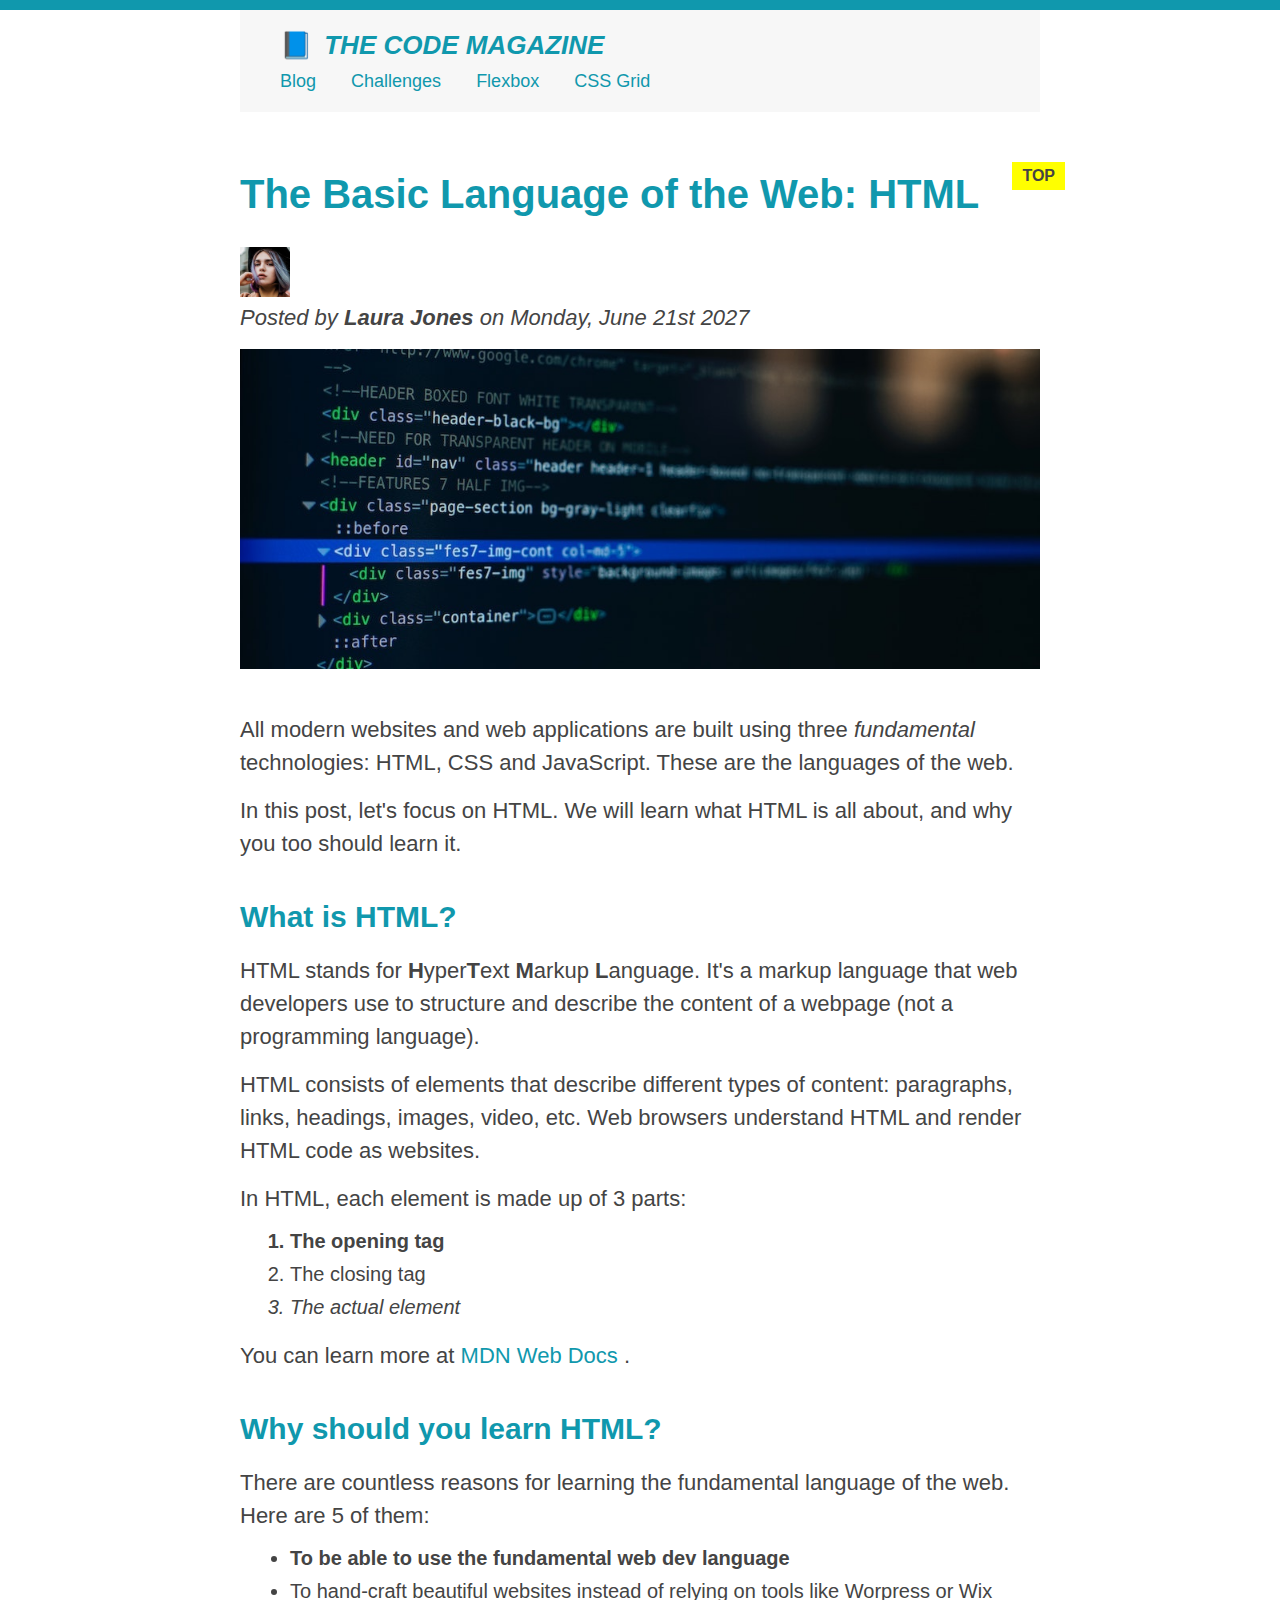
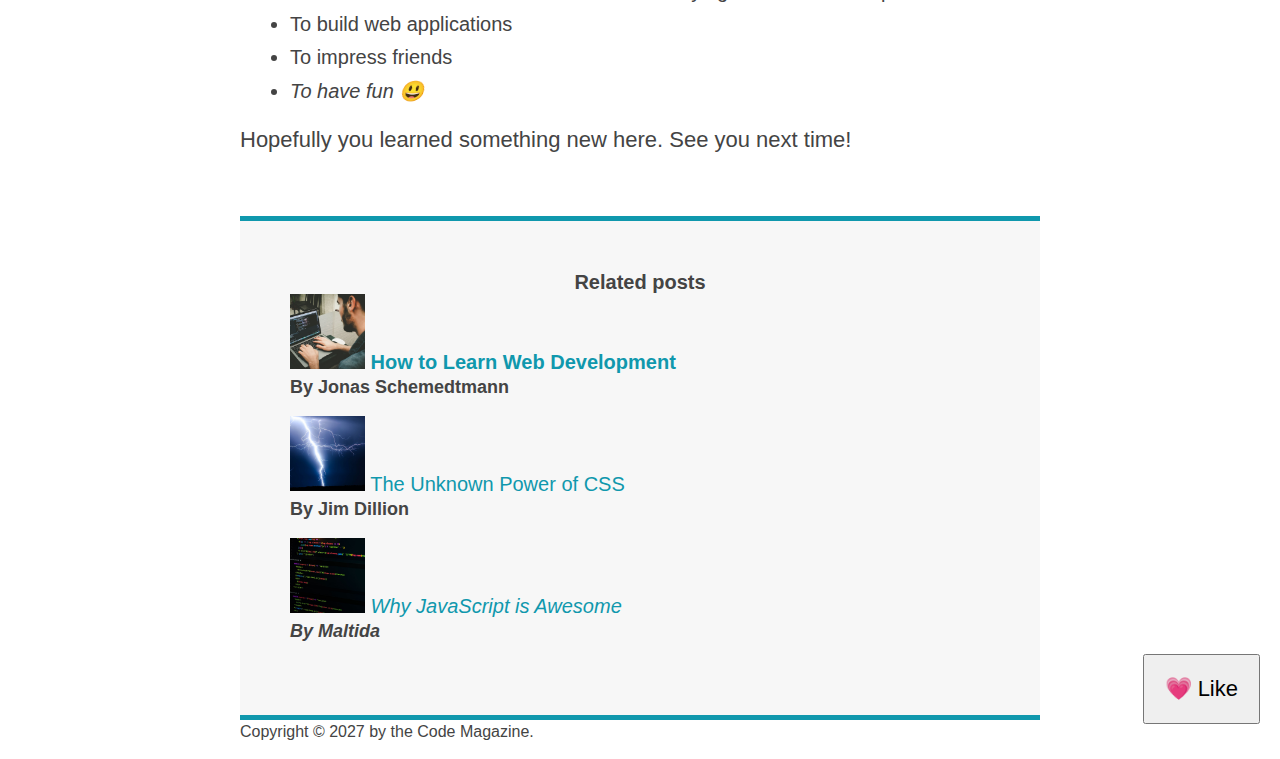
<file: 02.1-HTML-CSS-Fundamentals/index.html>
<!DOCTYPE html>
<html lang="en">
  <head>
    <meta charset="UTF-8" />
    <link href="style.css" rel="stylesheet" />

    <title>The Basic Language of the Web: HTML</title>
  </head>

  <body>
    <div class="container">
      <header class="main-header">
        <h1>📘 The Code Magazine</h1>

        <nav>
          <a href="blog.html">Blog</a>
          <a href="#">Challenges</a>
          <a href="#">Flexbox</a>
          <a href="#">CSS Grid</a>
        </nav>
      </header>

      <article>
        <header class="post-header">
          <h2>The Basic Language of the Web: HTML</h2>
          <img
            src="img/laura-jones.jpg"
            alt="Headshot of Laura Jones"
            width="50"
            height="50"
          />

          <p id="author">
            Posted by <strong>Laura Jones</strong> on Monday, June 21st 2027
          </p>

          <img
            src="img/post-img.jpg"
            alt="HTML code on a screen"
            width="500"
            height="200"
            class="post-image"
          />
        </header>

        <p>
          All modern websites and web applications are built using three
          <em>fundamental</em>
          technologies: HTML, CSS and JavaScript. These are the languages of the
          web.
        </p>
        <p>
          In this post, let's focus on HTML. We will learn what HTML is all
          about, and why you too should learn it.
        </p>

        <h3>What is HTML?</h3>
        <p>
          HTML stands for <strong>H</strong>yper<strong>T</strong>ext
          <strong>M</strong>arkup <strong>L</strong>anguage. It's a markup
          language that web developers use to structure and describe the content
          of a webpage (not a programming language).
        </p>
        <p>
          HTML consists of elements that describe different types of content:
          paragraphs, links, headings, images, video, etc. Web browsers
          understand HTML and render HTML code as websites.
        </p>

        <p>In HTML, each element is made up of 3 parts:</p>

        <ol>
          <li>The opening tag</li>
          <li>The closing tag</li>
          <li>The actual element</li>
        </ol>

        <p>
          You can learn more at
          <a
            href="https://developer.mozilla.org/en-US/docs/Web/HTML"
            target="_blank"
            >MDN Web Docs </a
          >.
        </p>

        <h3>Why should you learn HTML?</h3>
        <p>
          There are countless reasons for learning the fundamental language of
          the web. Here are 5 of them:
        </p>

        <ul>
          <li>To be able to use the fundamental web dev language</li>
          <li>
            To hand-craft beautiful websites instead of relying on tools like
            Worpress or Wix
          </li>
          <li>To build web applications</li>
          <li>To impress friends</li>
          <li>To have fun 😃</li>
        </ul>

        <p>Hopefully you learned something new here. See you next time!</p>
      </article>

      <aside>
        <h4>Related posts</h4>
        <ul class="bullet-removed">
          <li>
            <img
              src="img/related-1.jpg"
              alt="Person programming"
              width="75"
              height="75"
            />
            <a href="#">How to Learn Web Development</a>
            <p class="related-author">By Jonas Schemedtmann</p>
          </li>
          <li>
            <img
              src="img/related-2.jpg"
              alt="Lightning"
              width="75"
              height="75"
            />
            <a href="#">The Unknown Power of CSS</a>
            <p class="related-author">By Jim Dillion</p>
          </li>
          <li>
            <img
              src="img/related-3.jpg"
              alt="JavaScript code on a screen"
              width="75"
              height="75"
            />
            <a href="#">Why JavaScript is Awesome</a>
            <p class="related-author">By Maltida</p>
          </li>
        </ul>
      </aside>

      <footer>
        <p id="copyright">Copyright &copy; 2027 by the Code Magazine.</p>
      </footer>
    </div>
    <button>💗 Like</button>
  </body>
</html>
</file>
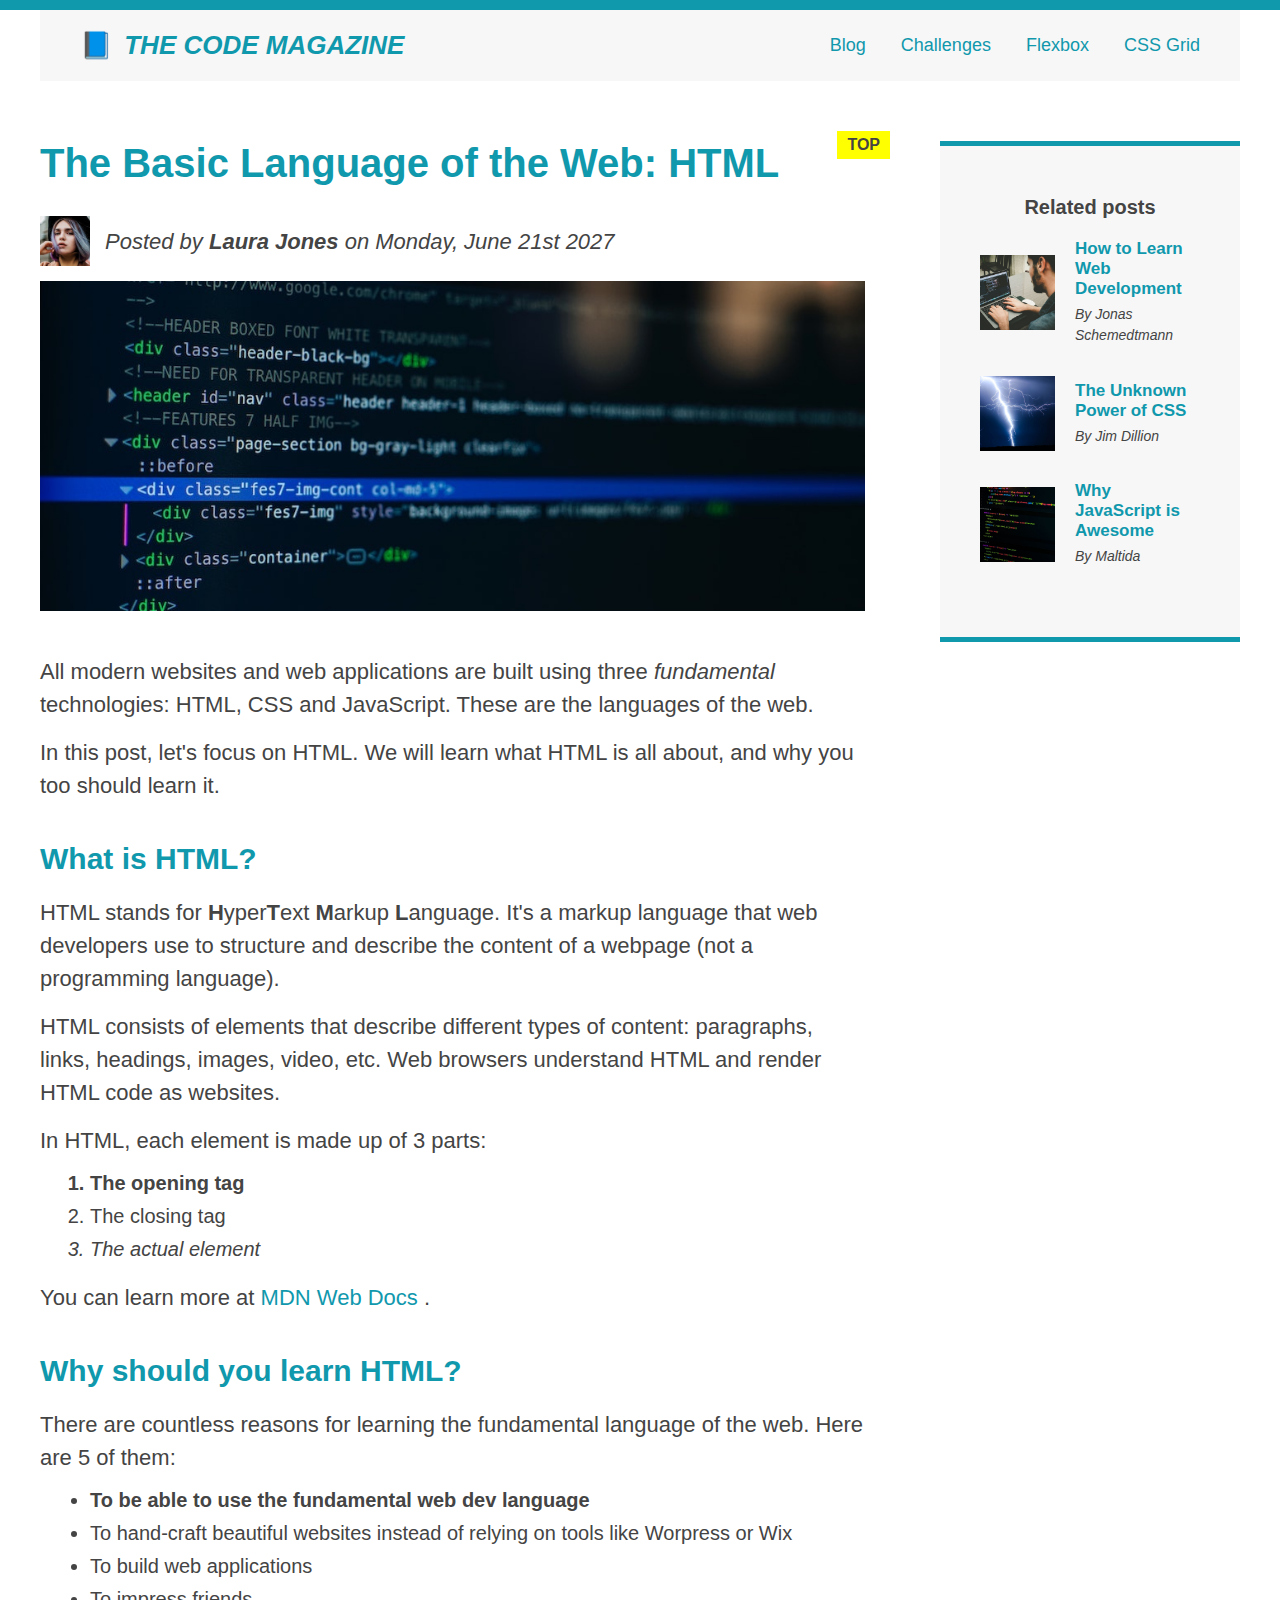
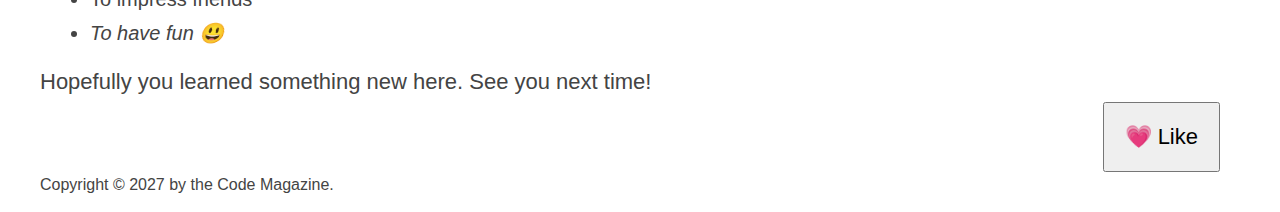
<file: 04 - CSS Layouts/index.html>
<!DOCTYPE html>
<html lang="en">
  <head>
    <meta charset="UTF-8" />
    <link href="style.css" rel="stylesheet" />

    <title>The Basic Language of the Web: HTML</title>
  </head>

  <body>
    <div class="container">
      <header class="main-header clearfix">
        <h1>📘 The Code Magazine</h1>

        <nav>
          <a href="blog.html">Blog</a>
          <a href="#">Challenges</a>
          <a href="flexbox.html">Flexbox</a>
          <a href="css-grid.html">CSS Grid</a>
        </nav>
        <!-- <div class="clear"></div> -->
      </header>

      <!-- Only Necessary for flexbox 
    <div class="row"> -->
      <article>
        <header class="post-header">
          <h2>The Basic Language of the Web: HTML</h2>
          <div class="author-box">
            <img
              src="img/laura-jones.jpg"
              alt="Headshot of Laura Jones"
              width="50"
              height="50"
              class="author-img"
            />

            <p id="author" class="author">
              Posted by <strong>Laura Jones</strong> on Monday, June 21st 2027
            </p>
          </div>
          <img
            src="img/post-img.jpg"
            alt="HTML code on a screen"
            width="500"
            height="200"
            class="post-image"
          />
        </header>

        <p>
          All modern websites and web applications are built using three
          <em>fundamental</em>
          technologies: HTML, CSS and JavaScript. These are the languages of the
          web.
        </p>
        <p>
          In this post, let's focus on HTML. We will learn what HTML is all
          about, and why you too should learn it.
        </p>

        <h3>What is HTML?</h3>
        <p>
          HTML stands for <strong>H</strong>yper<strong>T</strong>ext
          <strong>M</strong>arkup <strong>L</strong>anguage. It's a markup
          language that web developers use to structure and describe the content
          of a webpage (not a programming language).
        </p>
        <p>
          HTML consists of elements that describe different types of content:
          paragraphs, links, headings, images, video, etc. Web browsers
          understand HTML and render HTML code as websites.
        </p>

        <p>In HTML, each element is made up of 3 parts:</p>

        <ol>
          <li>The opening tag</li>
          <li>The closing tag</li>
          <li>The actual element</li>
        </ol>

        <p>
          You can learn more at
          <a
            href="https://developer.mozilla.org/en-US/docs/Web/HTML"
            target="_blank"
            >MDN Web Docs </a
          >.
        </p>

        <h3>Why should you learn HTML?</h3>
        <p>
          There are countless reasons for learning the fundamental language of
          the web. Here are 5 of them:
        </p>

        <ul>
          <li>To be able to use the fundamental web dev language</li>
          <li>
            To hand-craft beautiful websites instead of relying on tools like
            Worpress or Wix
          </li>
          <li>To build web applications</li>
          <li>To impress friends</li>
          <li>To have fun 😃</li>
        </ul>

        <p>Hopefully you learned something new here. See you next time!</p>
      </article>

      <aside>
        <h4>Related posts</h4>
        <ul class="related">
          <li class="flex-related">
            <img
              src="img/related-1.jpg"
              alt="Person programming"
              width="75"
              height="75"
            />
            <div>
              <a href="#" class="related-link">How to Learn Web Development</a>
              <p class="related-author">By Jonas Schemedtmann</p>
            </div>
          </li>
          <li class="flex-related">
            <img
              src="img/related-2.jpg"
              alt="Lightning"
              width="75"
              height="75"
            />
            <div>
              <a href="#" class="related-link">The Unknown Power of CSS</a>
              <p class="related-author">By Jim Dillion</p>
            </div>
          </li>
          <li class="flex-related">
            <img
              src="img/related-3.jpg"
              alt="JavaScript code on a screen"
              width="75"
              height="75"
            />
            <div>
              <a href="#" class="related-link">Why JavaScript is Awesome</a>
              <p class="related-author">By Maltida</p>
            </div>
          </li>
        </ul>
        <button>💗 Like</button>
      </aside>
      <!-- </div> -->
      <footer>
        <p id="copyright">Copyright &copy; 2027 by the Code Magazine.</p>
      </footer>
    </div>
  </body>
</html>
</file>
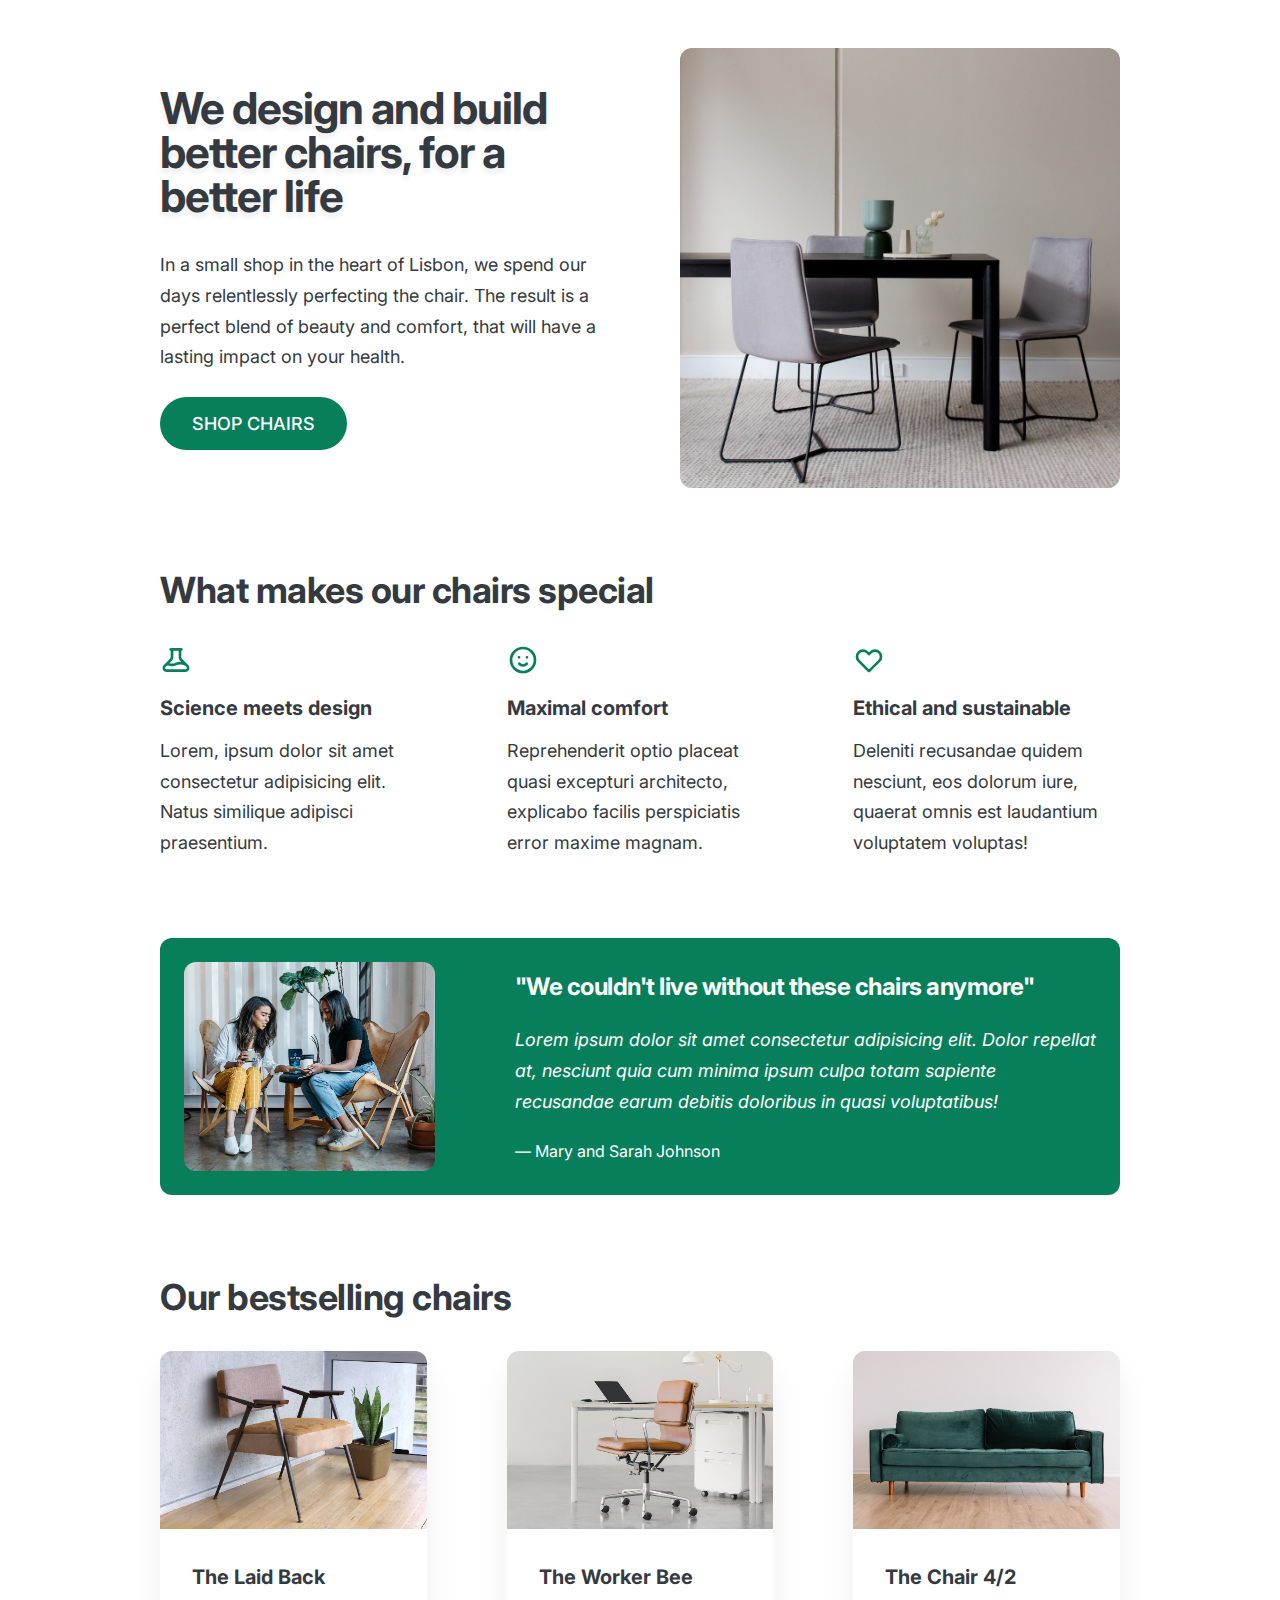
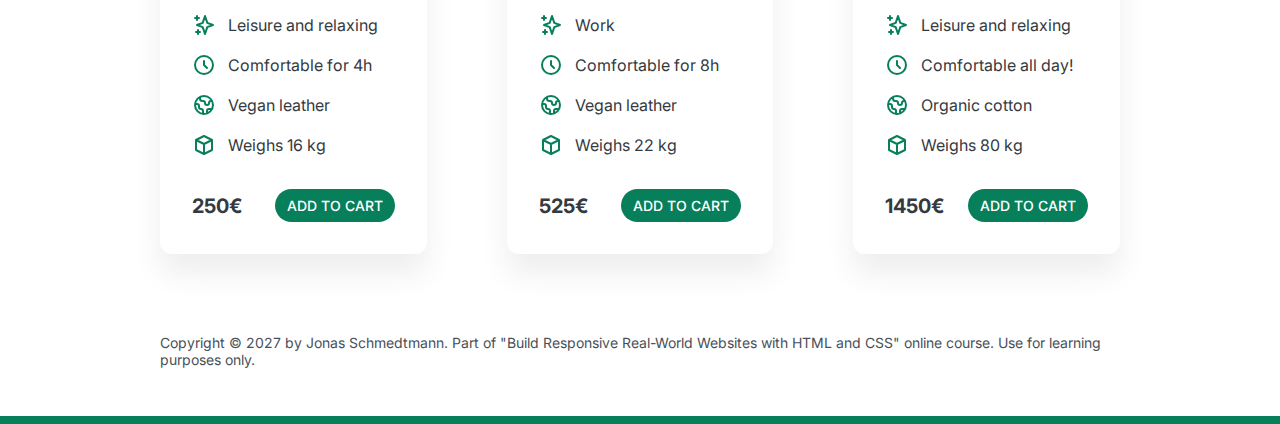
<file: 05-Design/index.html>
<!DOCTYPE html>
<html lang="en">
  <head>
    <meta charset="UTF-8" />
    <meta http-equiv="X-UA-Compatible" content="IE=edge" />
    <meta name="viewport" content="width=device-width, initial-scale=1.0" />

    <link rel="preconnect" href="https://fonts.gstatic.com" />
    <link
      href="https://fonts.googleapis.com/css2?family=Inter:wght@400;500;700&display=swap"
      rel="stylesheet"
    />

    <link rel="stylesheet" href="style.css" />
    <title>Lisbon Chair Shop</title>
  </head>
  <body>
    <div class="container">
      <header>
        <div class="header-text-box">
          <h1>We design and build better chairs, for a better life</h1>
          <p class="header-text">
            In a small shop in the heart of Lisbon, we spend our days
            relentlessly perfecting the chair. The result is a perfect blend of
            beauty and comfort, that will have a lasting impact on your health.
          </p>
          <a class="btn btn--big" href="#">Shop chairs</a>
        </div>
        <img src="hero.jpg" alt="Photo" />
      </header>

      <section>
        <h2>What makes our chairs special</h2>
        <div class="grid-3-cols">
          <div>
            <svg
              xmlns="http://www.w3.org/2000/svg"
              class="features-icon"
              fill="none"
              viewBox="0 0 24 24"
              stroke="currentColor"
            >
              <path
                stroke-linecap="round"
                stroke-linejoin="round"
                stroke-width="2"
                d="M19.428 15.428a2 2 0 00-1.022-.547l-2.387-.477a6 6 0 00-3.86.517l-.318.158a6 6 0 01-3.86.517L6.05 15.21a2 2 0 00-1.806.547M8 4h8l-1 1v5.172a2 2 0 00.586 1.414l5 5c1.26 1.26.367 3.414-1.415 3.414H4.828c-1.782 0-2.674-2.154-1.414-3.414l5-5A2 2 0 009 10.172V5L8 4z"
              />
            </svg>
            <p class="features-title"><strong>Science meets design</strong></p>
            <p class="features-text">
              Lorem, ipsum dolor sit amet consectetur adipisicing elit. Natus
              similique adipisci praesentium.
            </p>
          </div>

          <div>
            <svg
              xmlns="http://www.w3.org/2000/svg"
              class="features-icon"
              fill="none"
              viewBox="0 0 24 24"
              stroke="currentColor"
            >
              <path
                stroke-linecap="round"
                stroke-linejoin="round"
                stroke-width="2"
                d="M14.828 14.828a4 4 0 01-5.656 0M9 10h.01M15 10h.01M21 12a9 9 0 11-18 0 9 9 0 0118 0z"
              />
            </svg>
            <p class="features-title">
              <strong>Maximal comfort</strong>
            </p>
            <p class="features-text">
              Reprehenderit optio placeat quasi excepturi architecto, explicabo
              facilis perspiciatis error maxime magnam.
            </p>
          </div>

          <div>
            <svg
              xmlns="http://www.w3.org/2000/svg"
              class="features-icon"
              fill="none"
              viewBox="0 0 24 24"
              stroke="currentColor"
            >
              <path
                stroke-linecap="round"
                stroke-linejoin="round"
                stroke-width="2"
                d="M4.318 6.318a4.5 4.5 0 000 6.364L12 20.364l7.682-7.682a4.5 4.5 0 00-6.364-6.364L12 7.636l-1.318-1.318a4.5 4.5 0 00-6.364 0z"
              />
            </svg>
            <p class="features-title">
              <strong>Ethical and sustainable</strong>
            </p>
            <p class="features-text">
              Deleniti recusandae quidem nesciunt, eos dolorum iure, quaerat
              omnis est laudantium voluptatem voluptas!
            </p>
          </div>
        </div>
      </section>

      <section class="testimonial-section">
        <div class="grid-3-cols">
          <img src="customers.jpg" alt="People sitting on chairs" />
          <div class="testimonial-box">
            <h2>"We couldn't live without these chairs anymore"</h2>
            <blockquote class="testimonial-text">
              Lorem ipsum dolor sit amet consectetur adipisicing elit. Dolor
              repellat at, nesciunt quia cum minima ipsum culpa totam sapiente
              recusandae earum debitis doloribus in quasi voluptatibus!
            </blockquote>
            <p class="testimonial-author">&mdash; Mary and Sarah Johnson</p>
          </div>
        </div>
      </section>

      <section>
        <h2>Our bestselling chairs</h2>
        <div class="grid-3-cols">
          <figure class="chair">
            <img src="chair-1.jpg" alt="Chair" />
            <div class="chair-box">
              <h3>The Laid Back</h3>
              <ul class="chair-details">
                <li>
                  <svg
                    xmlns="http://www.w3.org/2000/svg"
                    class="chair-icon"
                    fill="none"
                    viewBox="0 0 24 24"
                    stroke="currentColor"
                  >
                    <path
                      stroke-linecap="round"
                      stroke-linejoin="round"
                      stroke-width="2"
                      d="M5 3v4M3 5h4M6 17v4m-2-2h4m5-16l2.286 6.857L21 12l-5.714 2.143L13 21l-2.286-6.857L5 12l5.714-2.143L13 3z"
                    />
                  </svg>
                  <!-- Span is a generic INLINE text element, it doesn't have any meaning. It's like a div element, but inline -->
                  <span>Leisure and relaxing</span>
                </li>
                <li>
                  <svg
                    xmlns="http://www.w3.org/2000/svg"
                    class="chair-icon"
                    fill="none"
                    viewBox="0 0 24 24"
                    stroke="currentColor"
                  >
                    <path
                      stroke-linecap="round"
                      stroke-linejoin="round"
                      stroke-width="2"
                      d="M12 8v4l3 3m6-3a9 9 0 11-18 0 9 9 0 0118 0z"
                    />
                  </svg>
                  <span>Comfortable for 4h</span>
                </li>
                <li>
                  <svg
                    xmlns="http://www.w3.org/2000/svg"
                    class="chair-icon"
                    fill="none"
                    viewBox="0 0 24 24"
                    stroke="currentColor"
                  >
                    <path
                      stroke-linecap="round"
                      stroke-linejoin="round"
                      stroke-width="2"
                      d="M3.055 11H5a2 2 0 012 2v1a2 2 0 002 2 2 2 0 012 2v2.945M8 3.935V5.5A2.5 2.5 0 0010.5 8h.5a2 2 0 012 2 2 2 0 104 0 2 2 0 012-2h1.064M15 20.488V18a2 2 0 012-2h3.064M21 12a9 9 0 11-18 0 9 9 0 0118 0z"
                    />
                  </svg>
                  <span>Vegan leather</span>
                </li>
                <li>
                  <svg
                    xmlns="http://www.w3.org/2000/svg"
                    class="chair-icon"
                    fill="none"
                    viewBox="0 0 24 24"
                    stroke="currentColor"
                  >
                    <path
                      stroke-linecap="round"
                      stroke-linejoin="round"
                      stroke-width="2"
                      d="M20 7l-8-4-8 4m16 0l-8 4m8-4v10l-8 4m0-10L4 7m8 4v10M4 7v10l8 4"
                    />
                  </svg>
                  <span>Weighs 16 kg</span>
                </li>
              </ul>
              <div class="chair-price">
                <strong>250€</strong>
                <a href="#" class="btn btn--small">Add to cart</a>
              </div>
            </div>
          </figure>

          <figure class="chair">
            <img src="chair-2.jpg" alt="Chair" />
            <div class="chair-box">
              <h3>The Worker Bee</h3>
              <ul class="chair-details">
                <li>
                  <svg
                    xmlns="http://www.w3.org/2000/svg"
                    class="chair-icon"
                    fill="none"
                    viewBox="0 0 24 24"
                    stroke="currentColor"
                  >
                    <path
                      stroke-linecap="round"
                      stroke-linejoin="round"
                      stroke-width="2"
                      d="M5 3v4M3 5h4M6 17v4m-2-2h4m5-16l2.286 6.857L21 12l-5.714 2.143L13 21l-2.286-6.857L5 12l5.714-2.143L13 3z"
                    />
                  </svg>
                  <span>Work</span>
                </li>
                <li>
                  <svg
                    xmlns="http://www.w3.org/2000/svg"
                    class="chair-icon"
                    fill="none"
                    viewBox="0 0 24 24"
                    stroke="currentColor"
                  >
                    <path
                      stroke-linecap="round"
                      stroke-linejoin="round"
                      stroke-width="2"
                      d="M12 8v4l3 3m6-3a9 9 0 11-18 0 9 9 0 0118 0z"
                    />
                  </svg>
                  <span>Comfortable for 8h</span>
                </li>
                <li>
                  <svg
                    xmlns="http://www.w3.org/2000/svg"
                    class="chair-icon"
                    fill="none"
                    viewBox="0 0 24 24"
                    stroke="currentColor"
                  >
                    <path
                      stroke-linecap="round"
                      stroke-linejoin="round"
                      stroke-width="2"
                      d="M3.055 11H5a2 2 0 012 2v1a2 2 0 002 2 2 2 0 012 2v2.945M8 3.935V5.5A2.5 2.5 0 0010.5 8h.5a2 2 0 012 2 2 2 0 104 0 2 2 0 012-2h1.064M15 20.488V18a2 2 0 012-2h3.064M21 12a9 9 0 11-18 0 9 9 0 0118 0z"
                    />
                  </svg>
                  <span>Vegan leather</span>
                </li>
                <li>
                  <svg
                    xmlns="http://www.w3.org/2000/svg"
                    class="chair-icon"
                    fill="none"
                    viewBox="0 0 24 24"
                    stroke="currentColor"
                  >
                    <path
                      stroke-linecap="round"
                      stroke-linejoin="round"
                      stroke-width="2"
                      d="M20 7l-8-4-8 4m16 0l-8 4m8-4v10l-8 4m0-10L4 7m8 4v10M4 7v10l8 4"
                    />
                  </svg>
                  <span>Weighs 22 kg</span>
                </li>
              </ul>
              <div class="chair-price">
                <strong>525€</strong>
                <a href="#" class="btn btn--small">Add to cart</a>
              </div>
            </div>
          </figure>

          <figure class="chair">
            <img src="chair-3.jpg" alt="Chair" />
            <div class="chair-box">
              <h3>The Chair 4/2</h3>
              <ul class="chair-details">
                <li>
                  <svg
                    xmlns="http://www.w3.org/2000/svg"
                    class="chair-icon"
                    fill="none"
                    viewBox="0 0 24 24"
                    stroke="currentColor"
                  >
                    <path
                      stroke-linecap="round"
                      stroke-linejoin="round"
                      stroke-width="2"
                      d="M5 3v4M3 5h4M6 17v4m-2-2h4m5-16l2.286 6.857L21 12l-5.714 2.143L13 21l-2.286-6.857L5 12l5.714-2.143L13 3z"
                    />
                  </svg>
                  <span>Leisure and relaxing</span>
                </li>
                <li>
                  <svg
                    xmlns="http://www.w3.org/2000/svg"
                    class="chair-icon"
                    fill="none"
                    viewBox="0 0 24 24"
                    stroke="currentColor"
                  >
                    <path
                      stroke-linecap="round"
                      stroke-linejoin="round"
                      stroke-width="2"
                      d="M12 8v4l3 3m6-3a9 9 0 11-18 0 9 9 0 0118 0z"
                    />
                  </svg>
                  <span>Comfortable all day!</span>
                </li>
                <li>
                  <svg
                    xmlns="http://www.w3.org/2000/svg"
                    class="chair-icon"
                    fill="none"
                    viewBox="0 0 24 24"
                    stroke="currentColor"
                  >
                    <path
                      stroke-linecap="round"
                      stroke-linejoin="round"
                      stroke-width="2"
                      d="M3.055 11H5a2 2 0 012 2v1a2 2 0 002 2 2 2 0 012 2v2.945M8 3.935V5.5A2.5 2.5 0 0010.5 8h.5a2 2 0 012 2 2 2 0 104 0 2 2 0 012-2h1.064M15 20.488V18a2 2 0 012-2h3.064M21 12a9 9 0 11-18 0 9 9 0 0118 0z"
                    />
                  </svg>
                  <span>Organic cotton</span>
                </li>
                <li>
                  <svg
                    xmlns="http://www.w3.org/2000/svg"
                    class="chair-icon"
                    fill="none"
                    viewBox="0 0 24 24"
                    stroke="currentColor"
                  >
                    <path
                      stroke-linecap="round"
                      stroke-linejoin="round"
                      stroke-width="2"
                      d="M20 7l-8-4-8 4m16 0l-8 4m8-4v10l-8 4m0-10L4 7m8 4v10M4 7v10l8 4"
                    />
                  </svg>
                  <span>Weighs 80 kg</span>
                </li>
              </ul>
              <div class="chair-price">
                <strong>1450€</strong>
                <a href="#" class="btn btn--small">Add to cart</a>
              </div>
            </div>
          </figure>
        </div>
      </section>

      <footer>
        Copyright &copy; 2027 by Jonas Schmedtmann. Part of "Build Responsive
        Real-World Websites with HTML and CSS" online course. Use for learning
        purposes only.
      </footer>
    </div>
  </body>
</html>
</file>
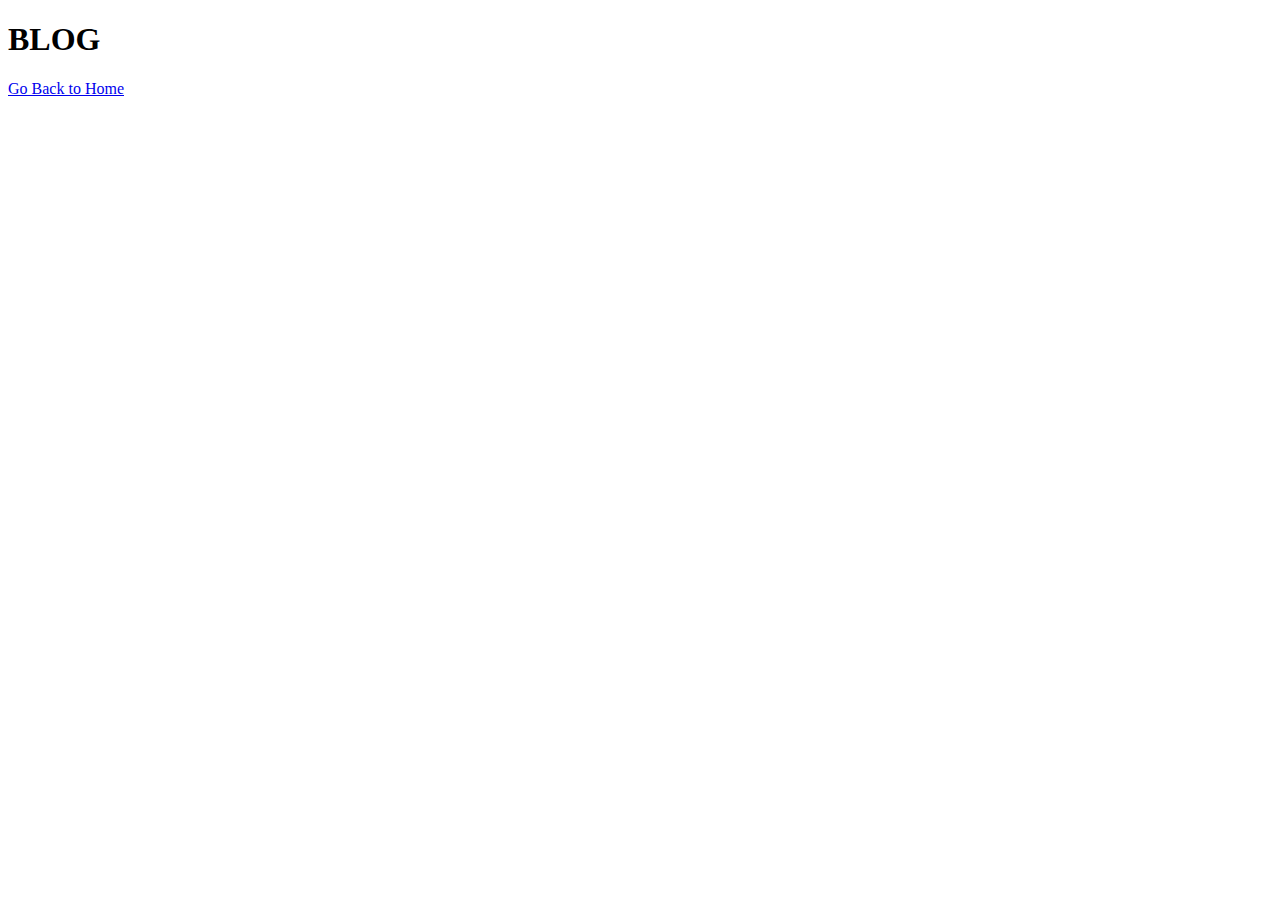
<file: 02.1-HTML-CSS-Fundamentals/blog.html>
<!DOCTYPE html>
<html lang="en">
  <head>
    <meta charset="UTF-8" />
    <meta http-equiv="X-UA-Compatible" content="IE=edge" />
    <meta name="viewport" content="width=device-width, initial-scale=1.0" />
    <title>BLOG</title>
  </head>
  <body>
    <h1>BLOG</h1>
    <a href="index.html">Go Back to Home</a>
  </body>
</html>
</file>
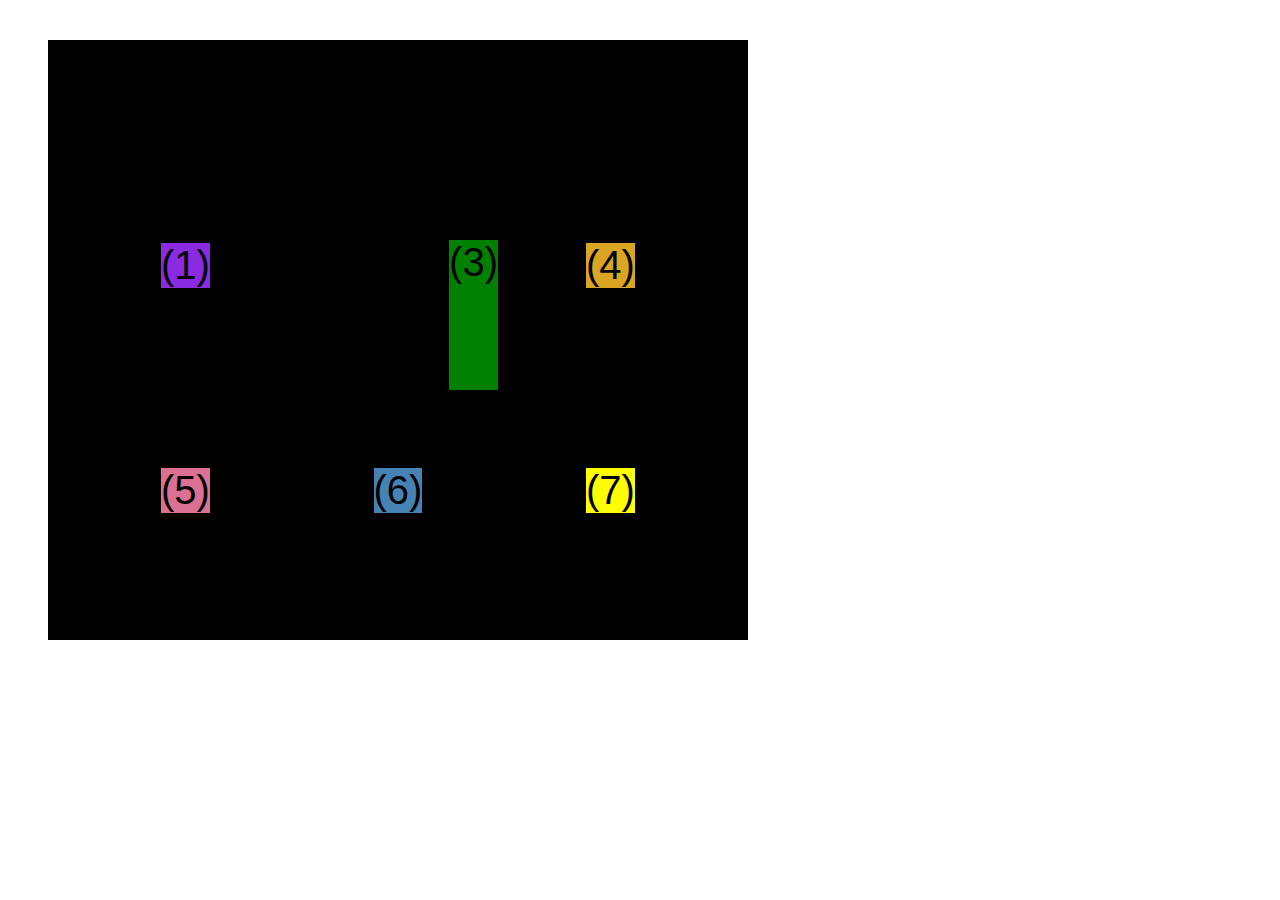
<file: 04 - CSS Layouts/css-grid.html>
<!DOCTYPE html>
<html lang="en">
  <head>
    <meta charset="UTF-8" />
    <meta http-equiv="X-UA-Compatible" content="IE=edge" />
    <meta name="viewport" content="width=device-width, initial-scale=1.0" />
    <title>CSS Grid</title>
    <style>
      .el--1 {
        background-color: blueviolet;
      }
      .el--2 {
        background-color: orangered;
      }
      .el--3 {
        background-color: green;
        height: 150px;
      }
      .el--4 {
        background-color: goldenrod;
      }
      .el--5 {
        background-color: palevioletred;
      }
      .el--6 {
        background-color: steelblue;
      }
      .el--7 {
        background-color: yellow;
      }
      .el--8 {
        background-color: crimson;
      }

      .container--1 {
        /* STARTER */
        font-family: sans-serif;
        background-color: #ddd;
        font-size: 40px;
        margin: 40px;

        /* CSS GRID */
        display: grid;
        /* grid-template-columns: 1fr 1fr 1fr 1fr; */
        grid-template-columns: repeat(4, 1fr);
        grid-template-rows: 1fr 1fr;
        column-gap: 20px;
        row-gap: 40px;

        /* Temporary */
        display: none;
      }

      .el--8 {
        /* grid-column: 2 / 3;
        grid-row: 1 / 2; */

        grid-column: 2;
        grid-row: 1;
      }

      .el--2 {
        /* grid-column: 1 / span 4;
        grid-row: 2/3; */

        grid-column: 1 / -1;
        grid-row: 2;
      }

      .container--2 {
        /* STARTER */
        font-family: sans-serif;
        background-color: black;
        font-size: 40px;
        margin: 40px;

        width: 700px;
        height: 600px;

        /* CSS GRID */
        display: grid;
        grid-template-columns: 125px 200px 125px;
        grid-template-rows: 250px 100px;
        gap: 50px;

        /* Aligning tracks inside container:
        distribute empty space */
        justify-content: center;
        align-content: center;

        /* Aligning items inside cells: moving items around inside cells  */
        justify-items: center;
        align-items: center;
      }

      .el--3 {
        align-self: end;
        justify-self: end;
      }
    </style>
  </head>
  <body>
    <div class="container--1">
      <div class="el el--1">(1) HTML</div>
      <div class="el el--2">(2) and</div>
      <div class="el el--3">(3) CSS</div>
      <div class="el el--4">(4) are</div>
      <div class="el el--5">(5) amazing</div>
      <div class="el el--6">(6) languages</div>
      <!-- <div class="el el--7">(7) to</div> -->
      <div class="el el--8">(8) learn</div>
    </div>

    <div class="container--2">
      <div class="el el--1">(1)</div>
      <div class="el el--3">(3)</div>
      <div class="el el--4">(4)</div>
      <div class="el el--5">(5)</div>
      <div class="el el--6">(6)</div>
      <div class="el el--7">(7)</div>
    </div>
  </body>
</html>
</file>
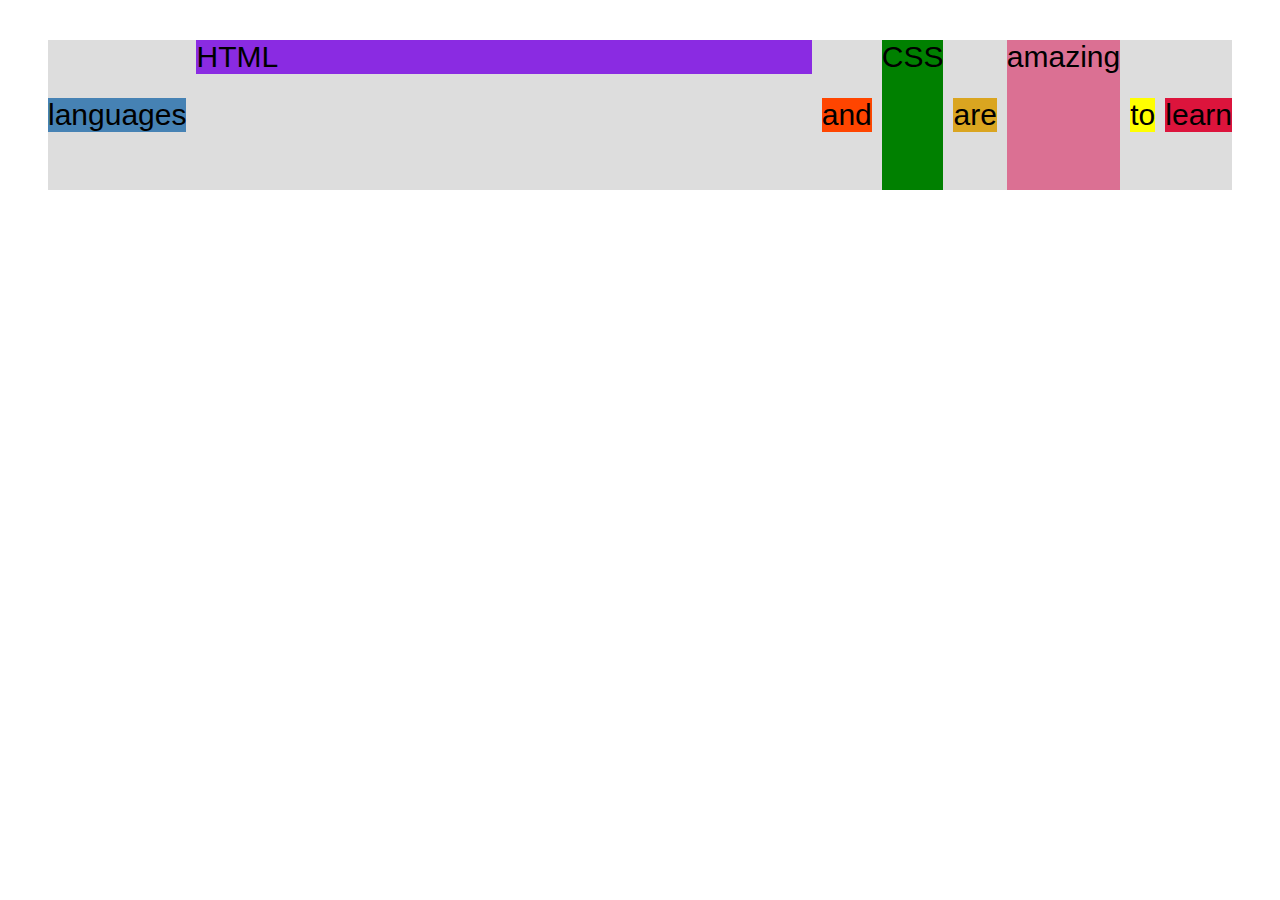
<file: 04 - CSS Layouts/flexbox.html>
<!DOCTYPE html>
<html lang="en">
  <head>
    <meta charset="UTF-8" />
    <meta http-equiv="X-UA-Compatible" content="IE=edge" />
    <meta name="viewport" content="width=device-width, initial-scale=1.0" />
    <title>Flexbox</title>
    <style>
      .el--1 {
        background-color: blueviolet;
      }
      .el--2 {
        background-color: orangered;
      }
      .el--3 {
        background-color: green;
        height: 150px;
      }
      .el--4 {
        background-color: goldenrod;
      }
      .el--5 {
        background-color: palevioletred;
      }
      .el--6 {
        background-color: steelblue;
      }
      .el--7 {
        background-color: yellow;
      }
      .el--8 {
        background-color: crimson;
      }

      .container {
        /* STARTER */
        font-family: sans-serif;
        background-color: #ddd;
        font-size: 30px;
        margin: 40px;

        /* FLEXBOX */
        display: flex;
        align-items: center;
        justify-content: flex-start;
        gap: 10px;
      }

      .el {
        /* flex-basis: 100px;
        flex-shrink: 1;
        flex-grow: 1; */
        flex: 0 1 auto;
      }

      .el--1 {
        align-self: flex-start;
        flex-grow: 2;
      }

      .el--5 {
        align-self: stretch;
      }

      .el--6 {
        order: -1;
      }
    </style>
  </head>
  <body>
    <div class="container">
      <div class="el el--1">HTML</div>
      <div class="el el--2">and</div>
      <div class="el el--3">CSS</div>
      <div class="el el--4">are</div>
      <div class="el el--5">amazing</div>
      <div class="el el--6">languages</div>
      <div class="el el--7">to</div>
      <div class="el el--8">learn</div>
    </div>
  </body>
</html>
</file>
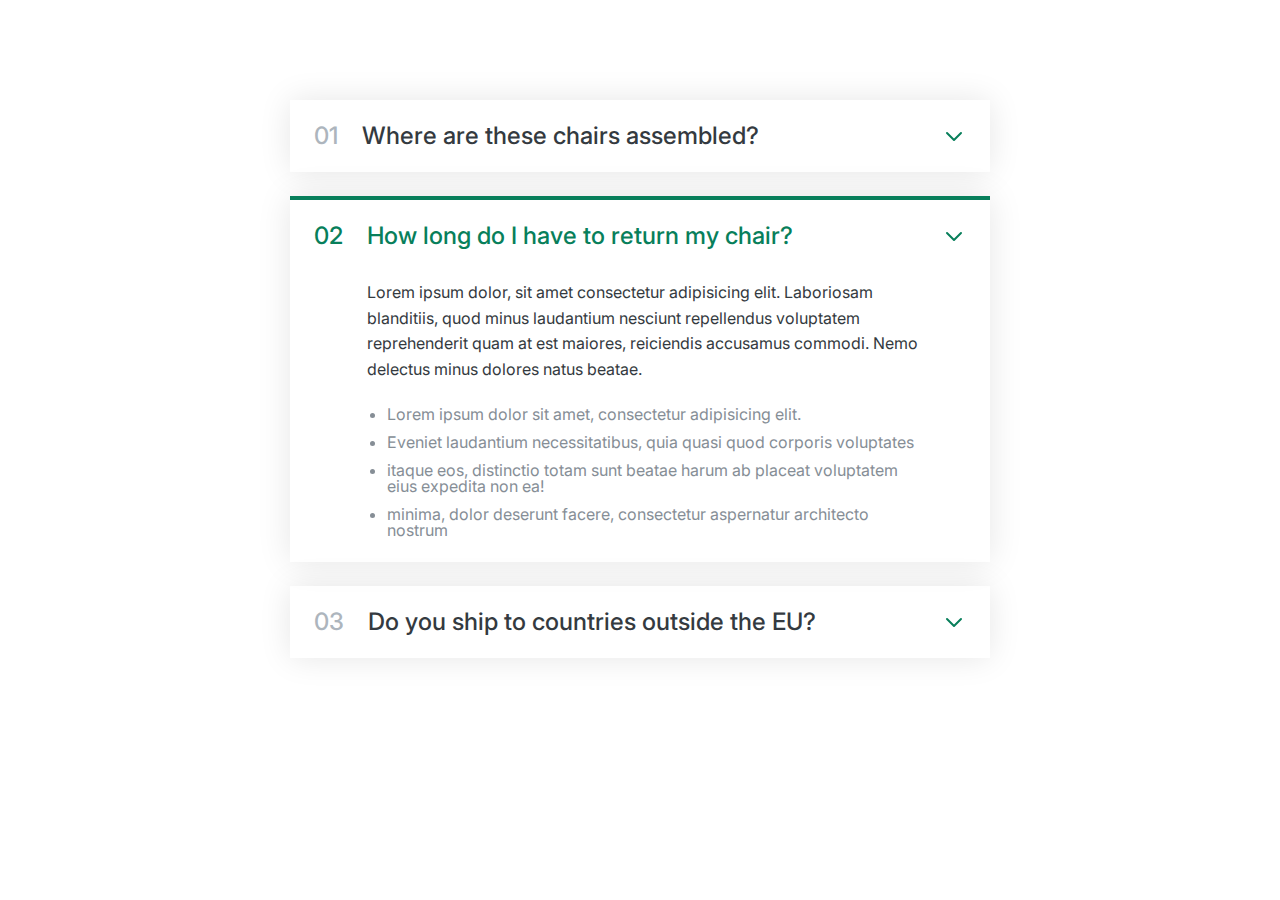
<file: 06-Components/accordion.html>
<!DOCTYPE html>
<html lang="en">
  <head>
    <meta charset="UTF-8" />
    <meta http-equiv="X-UA-Compatible" content="IE=edge" />
    <meta name="viewport" content="width=device-width, initial-scale=1.0" />
    <link
      href="https://fonts.googleapis.com/css2?family=Inter:wght@400;500;700&display=swap"
      rel="stylesheet"
    />
    <title>Accordion</title>
    <style>
      /*
      SPACING SYSTEM (px)
      2 / 4 / 8 / 12 / 16 / 24 / 32 / 48 / 64 / 80 / 96 / 128

      FONT SIZE SYSTEM (px)
      10 / 12 / 14 / 16 / 18 / 20 / 24 / 30 / 36 / 44 / 52 / 62 / 74 / 86 / 98

      Main Color:#087f5b
      Grey Color: #343a40


      */

      * {
        margin: 0;
        padding: 0;
        box-sizing: border-box;
        line-height: 1;
      }

      body {
        font-family: "Inter", sans-serif;
        color: #343a40;
      }

      .accordion {
        width: 700px;
        margin: 100px auto;

        display: flex;
        flex-direction: column;
        gap: 24px;
      }

      .item {
        box-shadow: 0 0 32px rgb(0, 0, 0, 0.1);
        padding: 24px;

        display: grid;
        grid-template-columns: auto 1fr auto;
        column-gap: 24px;
        row-gap: 32px;
      }

      .number,
      .text {
        font-size: 24px;
        font-weight: 500;
        /* color: #087f5b; */
      }

      .number {
        color: #adb5bd;
      }

      .icon {
        width: 24px;
        height: 24px;
        stroke: #087f5b;
      }
      .hiddenbox {
        grid-column: 2;

        display: none;
      }

      .hiddenbox p {
        margin-bottom: 24px;
        line-height: 1.6;
      }

      .hiddenbox ul {
        color: #868e96;
        margin-left: 20px;

        display: flex;
        flex-direction: column;
        gap: 12px;
      }

      /* Open State */
      .open {
        border-top: 4px solid #087f5b;
      }
      .open .hiddenbox {
        display: block;
      }

      .open .number,
      .open .text {
        color: #087f5b;
      }
    </style>
  </head>
  <body>
    <div class="accordion">
      <div class="item">
        <p class="number">01</p>
        <p class="text">Where are these chairs assembled?</p>
        <svg
          xmlns="http://www.w3.org/2000/svg"
          class="icon"
          fill="none"
          viewBox="0 0 24 24"
          stroke="currentColor"
        >
          <path
            stroke-linecap="round"
            stroke-linejoin="round"
            stroke-width="2"
            d="M19 9l-7 7-7-7"
          />
        </svg>
        <div class="hiddenbox">
          <p>
            Lorem ipsum dolor, sit amet consectetur adipisicing elit. Laboriosam
            blanditiis, quod minus laudantium nesciunt repellendus voluptatem
            reprehenderit quam at est maiores, reiciendis accusamus commodi.
            Nemo delectus minus dolores natus beatae.
          </p>
          <ul>
            <li>Lorem ipsum dolor sit amet, consectetur adipisicing elit.</li>
            <li>
              Eveniet laudantium necessitatibus, quia quasi quod corporis
              voluptates
            </li>
            <li>
              itaque eos, distinctio totam sunt beatae harum ab placeat
              voluptatem eius expedita non ea!
            </li>
            <li>
              minima, dolor deserunt facere, consectetur aspernatur architecto
              nostrum
            </li>
          </ul>
        </div>
      </div>
      <div class="item open">
        <p class="number">02</p>
        <p class="text">How long do I have to return my chair?</p>
        <svg
          xmlns="http://www.w3.org/2000/svg"
          class="icon"
          fill="none"
          viewBox="0 0 24 24"
          stroke="currentColor"
        >
          <path
            stroke-linecap="round"
            stroke-linejoin="round"
            stroke-width="2"
            d="M19 9l-7 7-7-7"
          />
        </svg>
        <div class="hiddenbox">
          <p>
            Lorem ipsum dolor, sit amet consectetur adipisicing elit. Laboriosam
            blanditiis, quod minus laudantium nesciunt repellendus voluptatem
            reprehenderit quam at est maiores, reiciendis accusamus commodi.
            Nemo delectus minus dolores natus beatae.
          </p>
          <ul>
            <li>Lorem ipsum dolor sit amet, consectetur adipisicing elit.</li>
            <li>
              Eveniet laudantium necessitatibus, quia quasi quod corporis
              voluptates
            </li>
            <li>
              itaque eos, distinctio totam sunt beatae harum ab placeat
              voluptatem eius expedita non ea!
            </li>
            <li>
              minima, dolor deserunt facere, consectetur aspernatur architecto
              nostrum
            </li>
          </ul>
        </div>
      </div>
      <div class="item">
        <p class="number">03</p>
        <p class="text">Do you ship to countries outside the EU?</p>
        <svg
          xmlns="http://www.w3.org/2000/svg"
          class="icon"
          fill="none"
          viewBox="0 0 24 24"
          stroke="currentColor"
        >
          <path
            stroke-linecap="round"
            stroke-linejoin="round"
            stroke-width="2"
            d="M19 9l-7 7-7-7"
          />
        </svg>
        <div class="hiddenbox">
          <p>
            Lorem ipsum dolor, sit amet consectetur adipisicing elit. Laboriosam
            blanditiis, quod minus laudantium nesciunt repellendus voluptatem
            reprehenderit quam at est maiores, reiciendis accusamus commodi.
            Nemo delectus minus dolores natus beatae.
          </p>
          <ul>
            <li>Lorem ipsum dolor sit amet, consectetur adipisicing elit.</li>
            <li>
              Eveniet laudantium necessitatibus, quia quasi quod corporis
              voluptates
            </li>
            <li>
              itaque eos, distinctio totam sunt beatae harum ab placeat
              voluptatem eius expedita non ea!
            </li>
            <li>
              minima, dolor deserunt facere, consectetur aspernatur architecto
              nostrum
            </li>
          </ul>
        </div>
      </div>
    </div>
  </body>
</html>
</file>
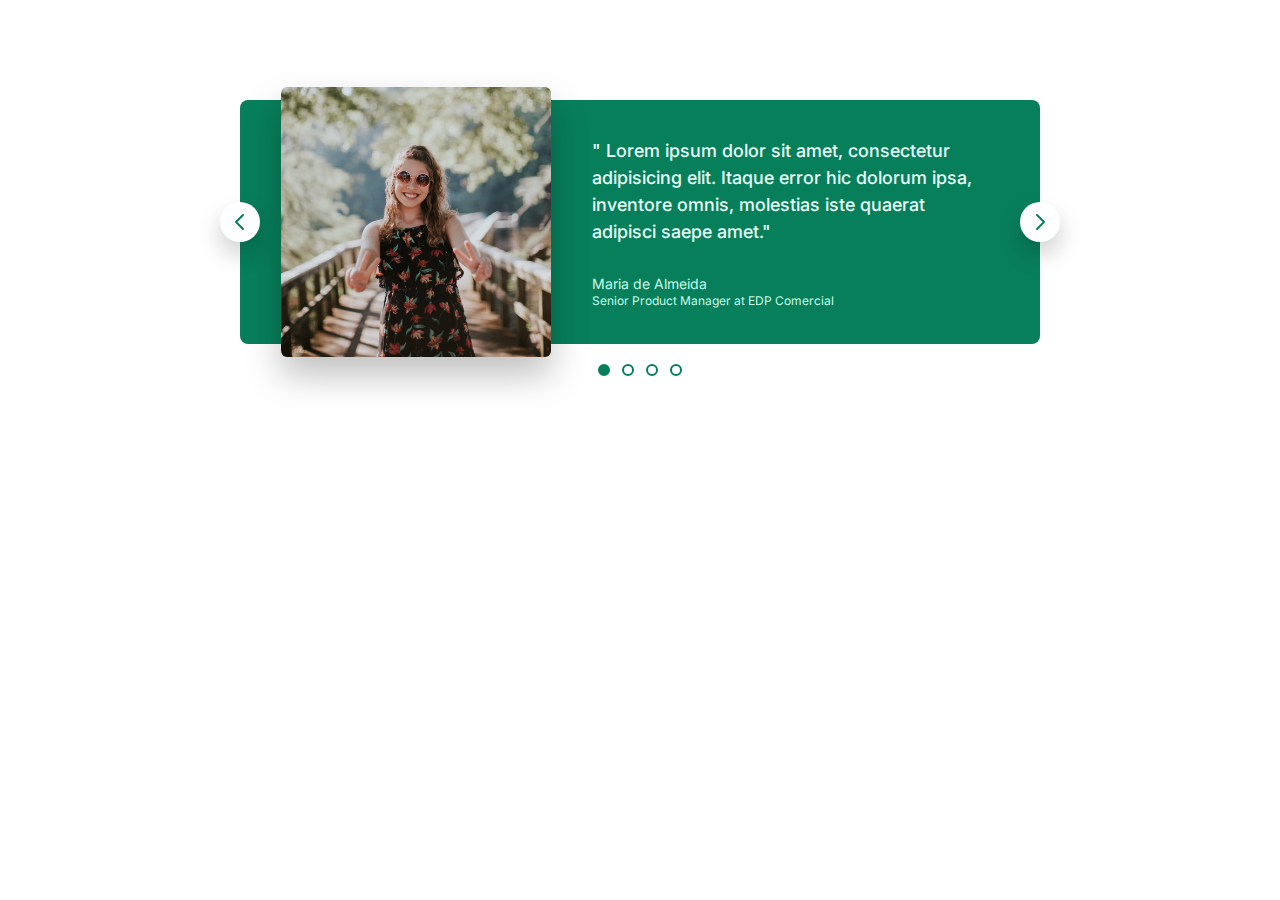
<file: 06-Components/carousel.html>
<!DOCTYPE html>
<html lang="en">
  <head>
    <meta charset="UTF-8" />
    <meta http-equiv="X-UA-Compatible" content="IE=edge" />
    <meta name="viewport" content="width=device-width, initial-scale=1.0" />
    <link
      href="https://fonts.googleapis.com/css2?family=Inter:wght@400;500;700&display=swap"
      rel="stylesheet"
    />
    <title>Carousel</title>
    <style>
      /*
      SPACING SYSTEM (px)
      2 / 4 / 8 / 12 / 16 / 24 / 32 / 48 / 64 / 80 / 96 / 128

      FONT SIZE SYSTEM (px)
      10 / 12 / 14 / 16 / 18 / 20 / 24 / 30 / 36 / 44 / 52 / 62 / 74 / 86 / 98

      Main Color:#087f5b
      Grey Color: #343a40


      */

      * {
        margin: 0;
        padding: 0;
        box-sizing: border-box;
      }

      body {
        font-family: "Inter", sans-serif;
        color: #343a40;
        line-height: 1;
      }

      .carousel {
        background-color: #087f5b;
        width: 800px;
        margin: 100px auto;
        border-radius: 8px;
        padding: 32px 48px 32px 86px;
        position: relative;

        display: flex;
        align-items: center;
        gap: 86px;
      }

      img {
        height: 180px;

        border-radius: 4px;
        transform: scale(1.5);
        box-shadow: 0 12px 24px rgb(0, 0, 0, 0.25);
      }

      .testimonial-text {
        font-size: 18px;
        line-height: 1.5;
        font-weight: 500;
        margin-bottom: 32px;
        color: #e6fcf5;
      }

      .testimonial-author {
        font-size: 14px;
        margin-bottom: 4px;
        color: #c3fae8;
      }

      .testimonial-job {
        font-size: 12px;
        color: #c3fae8;
      }

      .btn {
        background-color: #fff;
        border: none;
        width: 40px;
        height: 40px;
        border-radius: 50%;
        box-shadow: 0 12px 24px rgb(0, 0, 0, 0.2);
        position: absolute;
        cursor: pointer;

        display: flex;
        align-items: center;
        justify-content: center;
      }

      .btn--left {
        /* Relative to its partent element */
        left: 0;
        top: 50%;

        /* Relative to the element itself */
        transform: translate(-50%, -50%);
      }

      .btn--right {
        /* Relative to its partent element */
        right: 0;
        top: 50%;

        /* Relative to the element itself */
        transform: translate(50%, -50%);
      }

      .btn-icon {
        width: 24px;
        height: 24px;
        stroke: #087f5b;
      }

      .dot {
        position: absolute;
        left: 50%;
        bottom: 0;
        transform: translate(-50%, 32px);

        display: flex;
        gap: 12px;
      }

      .dots {
        background-color: #fff;
        width: 12px;
        height: 12px;
        border: 2px solid #087f5b;
        border-radius: 50%;
        cursor: pointer;
      }

      .dots--fill {
        background-color: #087f5b;
      }
    </style>
  </head>
  <body>
    <div class="carousel">
      <img src="maria.jpg" alt="Maria de Almeida" />
      <blockquote class="testimonial">
        <p class="testimonial-text">
          " Lorem ipsum dolor sit amet, consectetur adipisicing elit. Itaque
          error hic dolorum ipsa, inventore omnis, molestias iste quaerat
          adipisci saepe amet."
        </p>
        <p class="testimonial-author">Maria de Almeida</p>
        <p class="testimonial-job">Senior Product Manager at EDP Comercial</p>
      </blockquote>
      <button class="btn btn--left">
        <svg
          xmlns="http://www.w3.org/2000/svg"
          class="btn-icon"
          fill="none"
          viewBox="0 0 24 24"
          stroke="currentColor"
        >
          <path
            stroke-linecap="round"
            stroke-linejoin="round"
            stroke-width="2"
            d="M15 19l-7-7 7-7"
          />
        </svg>
      </button>
      <button class="btn btn--right">
        <svg
          xmlns="http://www.w3.org/2000/svg"
          class="btn-icon"
          fill="none"
          viewBox="0 0 24 24"
          stroke="currentColor"
        >
          <path
            stroke-linecap="round"
            stroke-linejoin="round"
            stroke-width="2"
            d="M9 5l7 7-7 7"
          />
        </svg>
      </button>
      <div class="dot">
        <div class="dots dots--fill">&nbsp;</div>
        <div class="dots">&nbsp;</div>
        <div class="dots">&nbsp;</div>
        <div class="dots">&nbsp;</div>
      </div>
    </div>
  </body>
</html>
</file>
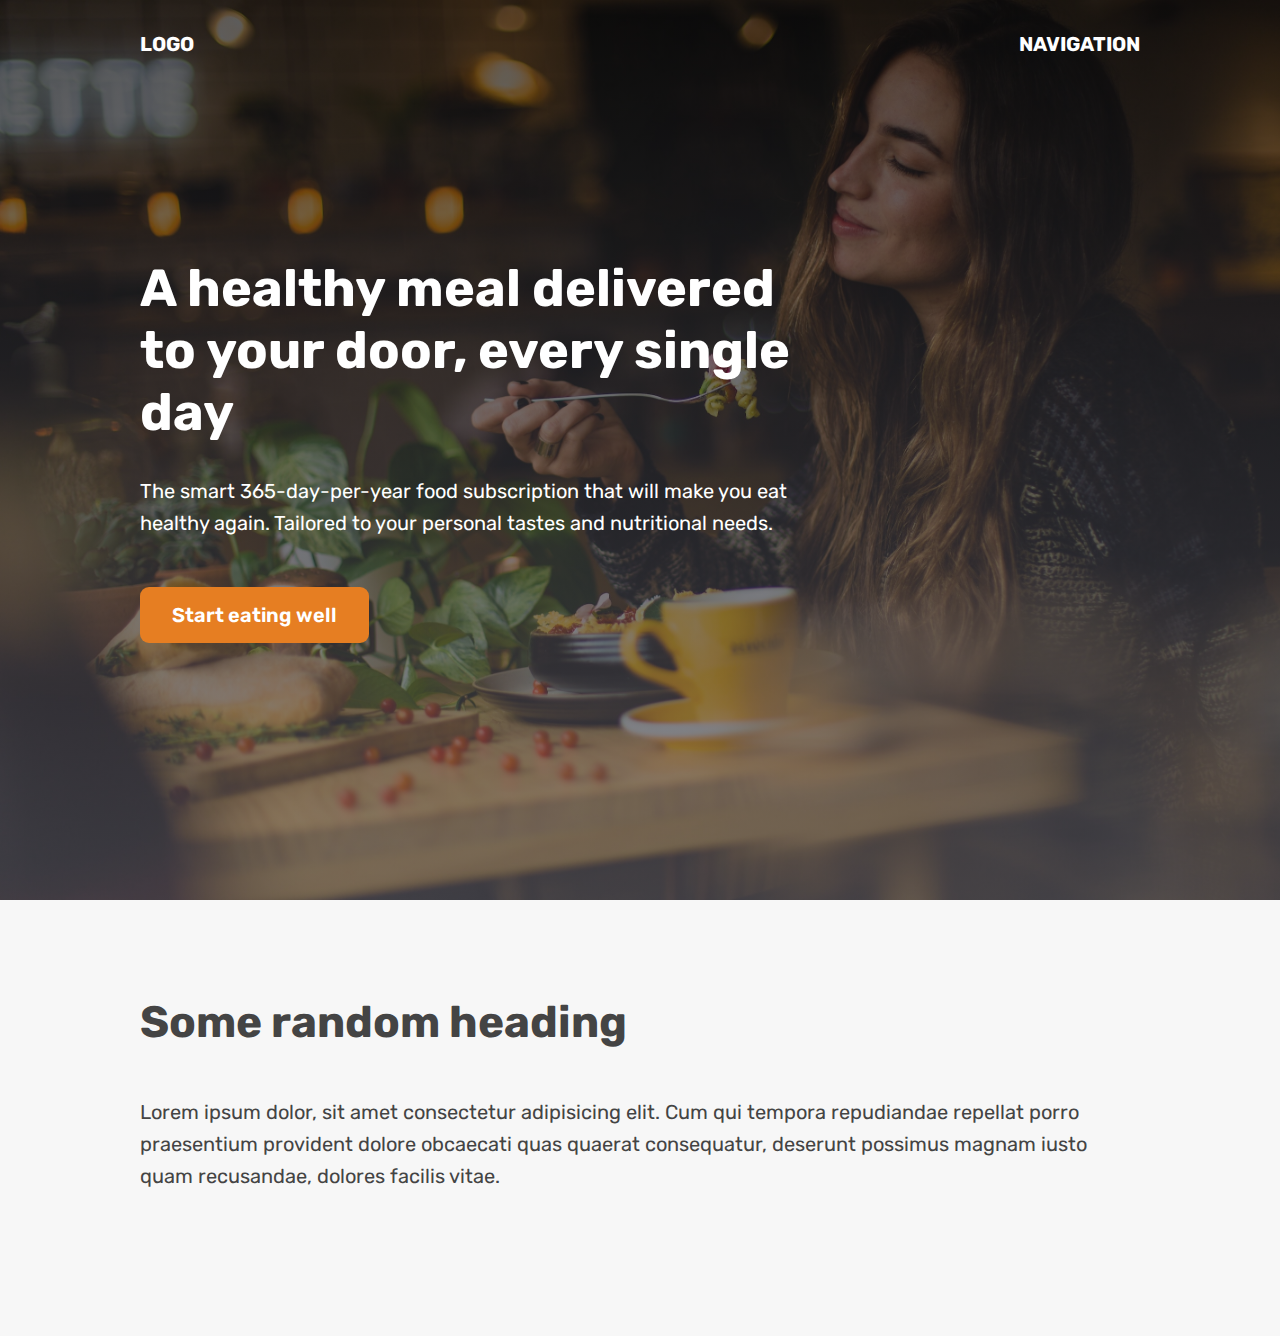
<file: 06-Components/herosection.html>
<!DOCTYPE html>
<html lang="en">
  <head>
    <meta charset="UTF-8" />
    <meta http-equiv="X-UA-Compatible" content="IE=edge" />
    <meta name="viewport" content="width=device-width, initial-scale=1.0" />
    <link rel="preconnect" href="https://fonts.googleapis.com" />
    <link rel="preconnect" href="https://fonts.gstatic.com" crossorigin />
    <link
      href="https://fonts.googleapis.com/css2?family=Rubik:ital,wght@0,600,500;0,700;1,400&display=swap"
      rel="stylesheet"
    />

    <title>Document</title>
    <style>
      /*

      SPACING SYSTEM (px)
      2 / 4 / 8 / 12 / 16 / 24 / 32 / 48 / 64 / 80 / 96 / 128

      FONT SIZE SYSTEM (px)
      10 / 12 / 14 / 16 / 18 / 20 / 24 / 30 / 36 / 44 / 52 / 62 / 74 / 86 / 98

      Main Color:#087f5b
      Grey Color: #343a40


      */
      * {
        margin: 0;
        padding: 0;
      }

      html {
        font-family: "Rubik", sans-serif;
        color: #444;
        box-sizing: border-box;
      }

      .container {
        margin: 0 auto;
        width: 1000px;
      }

      header {
        height: 100vh;
        position: relative;
        background-image: linear-gradient(
            rgba(0, 0, 0, 0.6),
            rgba(79, 80, 92, 0.6)
          ),
          url(hero.jpg);
        background-size: cover;
        color: #fff;
      }

      nav {
        font-size: 20px;
        font-weight: 700;
        display: flex;
        justify-content: space-between;
        padding-top: 32px;
        /* background-image: linear-gradient(to right, red, blue); */
      }

      .header--container {
        width: 1000px;
        position: absolute;
        left: 50%;
        top: 50%;
        transform: translate(-50%, -50%);
      }

      .header--container--inner {
        width: 65%;
      }

      h1 {
        font-size: 52px;
        margin-bottom: 32px;
      }

      p {
        font-size: 20px;
        line-height: 1.6;
        margin-bottom: 48px;
      }

      .btn:link,
      .btn:visited {
        font-size: 20px;
        font-weight: 600;
        background-color: #e67e22;
        color: #fff;
        text-decoration: none;
        display: inline-block;
        padding: 16px 32px;
        border-radius: 9px;
      }

      h2 {
        font-size: 44px;
        margin-bottom: 48px;
      }

      section {
        padding: 96px 0;
        background-color: #f7f7f7;
      }
    </style>
  </head>
  <body>
    <header>
      <nav class="container">
        <div>LOGO</div>
        <div>NAVIGATION</div>
      </nav>

      <div class="header--container">
        <div class="header--container--inner">
          <h1>A healthy meal delivered to your door, every single day</h1>
          <p>
            The smart 365-day-per-year food subscription that will make you eat
            healthy again. Tailored to your personal tastes and nutritional
            needs.
          </p>
          <a href="#" class="btn">Start eating well</a>
        </div>
      </div>
    </header>

    <section>
      <div class="container">
        <h2>Some random heading</h2>
        <p>
          Lorem ipsum dolor, sit amet consectetur adipisicing elit. Cum qui
          tempora repudiandae repellat porro praesentium provident dolore
          obcaecati quas quaerat consequatur, deserunt possimus magnam iusto
          quam recusandae, dolores facilis vitae.
        </p>
      </div>
    </section>
  </body>
</html>
</file>
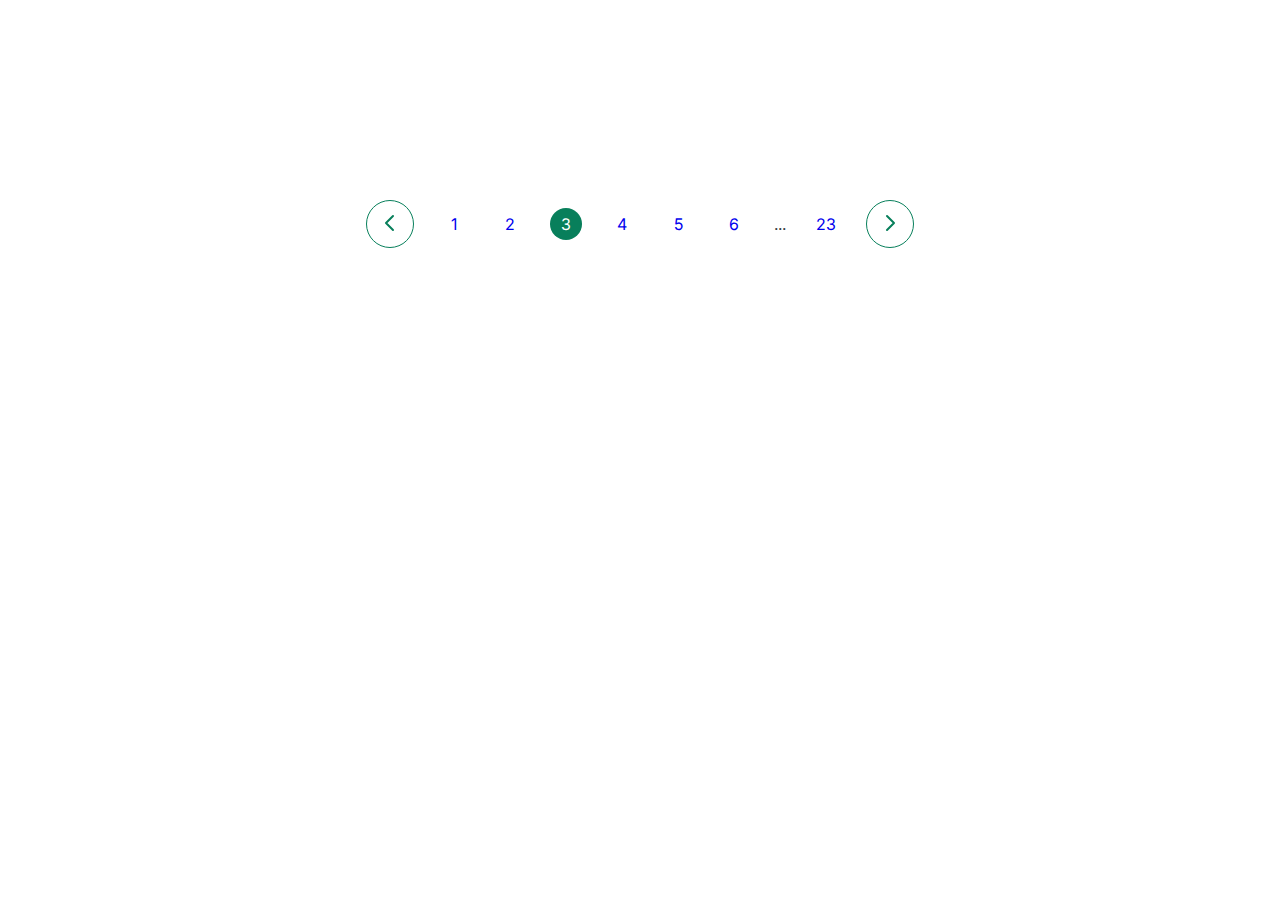
<file: 06-Components/paginationComponent.html>
<!DOCTYPE html>
<html lang="en">
  <head>
    <meta charset="UTF-8" />
    <meta http-equiv="X-UA-Compatible" content="IE=edge" />
    <meta name="viewport" content="width=device-width, initial-scale=1.0" />
    <link
      href="https://fonts.googleapis.com/css2?family=Inter:wght@400;500;700&display=swap"
      rel="stylesheet"
    />
    <title>Pagnition Comoponent</title>
    <style>
      /*

      SPACING SYSTEM (px)
      2 / 4 / 8 / 12 / 16 / 24 / 32 / 48 / 64 / 80 / 96 / 128

      FONT SIZE SYSTEM (px)
      10 / 12 / 14 / 16 / 18 / 20 / 24 / 30 / 36 / 44 / 52 / 62 / 74 / 86 / 98

      Main Color:#087f5b
      Grey Color: #343a40


      */

      * {
        margin: 0;
        padding: 0;
        box-sizing: border-box;
      }

      body {
        font-family: "Inter", sans-serif;
        color: #343a40;
        line-height: 1;

        /* display: flex;

        justify-content: center; */
      }
      main {
        margin-top: 200px;
        display: flex;
        justify-content: center;
        align-items: center;
        gap: 24px;
      }

      .btn {
        width: 48px;
        height: 48px;
        border-radius: 50%;
        border: 1px solid #087f5b;
        background-color: #fff;

        cursor: pointer;
      }

      .btn:hover {
        background-color: #087f5b;
      }

      .btn:hover .icon {
        stroke: #fff;
      }

      .icon {
        /* transform: translate(0, -50%); */
        width: 24px;
        height: 24px;
        stroke: #087f5b;
      }

      .link:link,
      .link:visited {
        text-decoration: none;

        width: 32px;
        height: 32px;
        border-radius: 50%;

        display: flex;
        align-items: center;
        justify-content: center;
      }

      .link:hover,
      .link:active,
      .link.selected {
        color: #fff;
        background-color: #087f5b;
      }
    </style>
  </head>
  <body>
    <main>
      <button class="btn">
        <svg
          xmlns="http://www.w3.org/2000/svg"
          class="icon icon-left"
          fill="none"
          viewBox="0 0 24 24"
          stroke="currentColor"
        >
          <path
            stroke-linecap="round"
            stroke-linejoin="round"
            stroke-width="2"
            d="M15 19l-7-7 7-7"
          />
        </svg>
      </button>

      <a href="#" class="link">1</a>
      <a href="#" class="link">2</a>
      <a href="#" class="link selected">3</a>
      <a href="#" class="link">4</a>
      <a href="#" class="link">5</a>
      <a href="#" class="link">6</a>
      <span class="dot">...</span>
      <a href="#" class="link">23</a>

      <button class="btn">
        <svg
          xmlns="http://www.w3.org/2000/svg"
          class="icon icon-right"
          fill="none"
          viewBox="0 0 24 24"
          stroke="currentColor"
        >
          <path
            stroke-linecap="round"
            stroke-linejoin="round"
            stroke-width="2"
            d="M9 5l7 7-7 7"
          />
        </svg>
      </button>
    </main>
  </body>
</html>
</file>
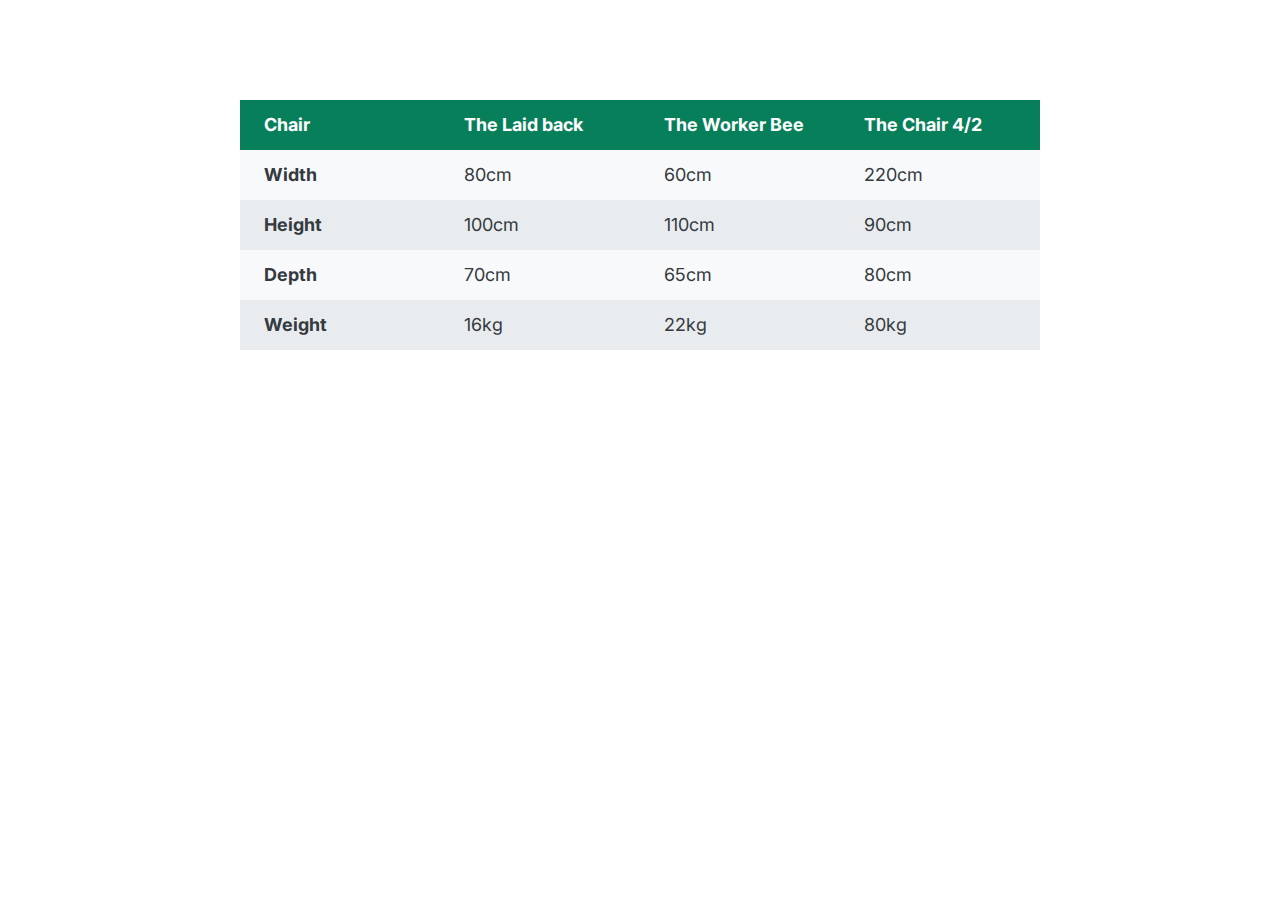
<file: 06-Components/table.html>
<!DOCTYPE html>
<html lang="en">
  <head>
    <meta charset="UTF-8" />
    <meta http-equiv="X-UA-Compatible" content="IE=edge" />
    <meta name="viewport" content="width=device-width, initial-scale=1.0" />
    <link
      href="https://fonts.googleapis.com/css2?family=Inter:wght@400;500;700&display=swap"
      rel="stylesheet"
    />
    <title>Carousel</title>
    <style>
      /*
      SPACING SYSTEM (px)
      2 / 4 / 8 / 12 / 16 / 24 / 32 / 48 / 64 / 80 / 96 / 128

      FONT SIZE SYSTEM (px)
      10 / 12 / 14 / 16 / 18 / 20 / 24 / 30 / 36 / 44 / 52 / 62 / 74 / 86 / 98

      Main Color:#087f5b
      Grey Color: #343a40


      */

      * {
        margin: 0;
        padding: 0;
        box-sizing: border-box;
      }

      body {
        font-family: "Inter", sans-serif;
        color: #343a40;
        line-height: 1;

        display: flex;
        justify-content: center;
      }

      table {
        margin-top: 100px;
        width: 800px;
        /* border: 1px solid #343a40; */
        border-collapse: collapse;
        font-size: 18px;
      }

      th,
      td {
        /* border: 1px solid #343a40; */
        padding: 16px 24px;
        text-align: left;
      }

      thead tr {
        background-color: #087f5b;
        color: #fff;
      }

      thead th {
        width: 25%;
      }

      tbody tr:nth-child(odd) {
        background-color: #f8f9fa;
      }

      tbody tr:nth-child(even) {
        background-color: #e9ecef;
      }
    </style>
  </head>
  <body>
    <table>
      <thead>
        <tr>
          <th>Chair</th>
          <th>The Laid back</th>
          <th>The Worker Bee</th>
          <th>The Chair 4/2</th>
        </tr>
      </thead>

      <tbody>
        <tr>
          <th>Width</th>
          <td>80cm</td>
          <td>60cm</td>
          <td>220cm</td>
        </tr>
        <tr>
          <th>Height</th>
          <td>100cm</td>
          <td>110cm</td>
          <td>90cm</td>
        </tr>
        <tr>
          <th>Depth</th>
          <td>70cm</td>
          <td>65cm</td>
          <td>80cm</td>
        </tr>
        <tr>
          <th>Weight</th>
          <td>16kg</td>
          <td>22kg</td>
          <td>80kg</td>
        </tr>
      </tbody>
    </table>
  </body>
</html>
</file>
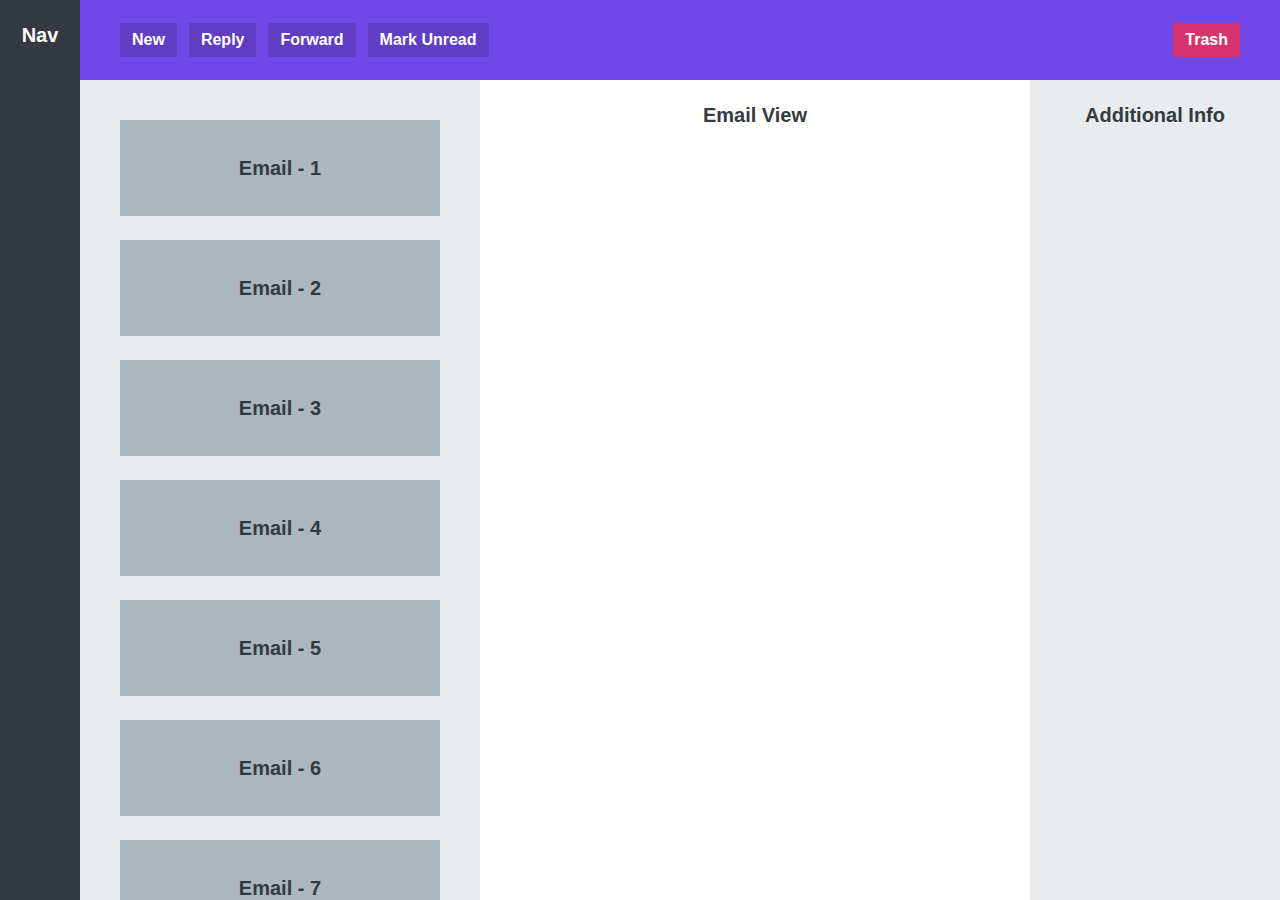
<file: 06-Components/webapplication.html>
<!DOCTYPE html>
<html lang="en">
  <head>
    <meta charset="UTF-8" />
    <meta http-equiv="X-UA-Compatible" content="IE=edge" />
    <meta name="viewport" content="width=device-width, initial-scale=1.0" />
    <title>Web Application</title>
    <style>
      * {
        margin: 0;
        padding: 0;
        box-sizing: border-box;
      }

      nav,
      section,
      main,
      aside {
        padding-top: 24px;
      }

      body {
        font-family: sans-serif;
        font-size: 20px;
        color: #343a40;
        height: 100vh;
        text-align: center;
        font-weight: bold;

        display: grid;
        grid-template-columns: 80px 400px 1fr 250px;
        grid-template-rows: 80px 1fr;
      }

      nav {
        background-color: #343a40;
        color: white;
        grid-row: 1 / -1;
      }

      menu {
        background-color: #7048e8;
        grid-column: 2 / -1;

        display: flex;
        align-items: center;
        padding: 0 40px;
        gap: 12px;
      }

      button {
        border: none;
        display: inline-block;
        background-color: #5f3dc4;
        color: #fff;
        cursor: pointer;
        font-size: 16px;
        font-weight: bold;
        padding: 8px 12px;
      }

      button:last-child {
        background-color: #d6336c;
        margin-left: auto;
      }

      section {
        background-color: #e9ecef;
        padding: 40px;
        overflow: scroll;

        display: flex;
        gap: 24px;
        flex-direction: column;
      }

      .email {
        height: 96px;
        background-color: #adb5bd;
        flex-shrink: 0;

        display: flex;
        align-items: center;
        justify-content: center;
      }

      aside {
        background-color: #e9ecef;
      }
    </style>
  </head>

  <body>
    <nav>Nav</nav>
    <menu>
      <button>New</button>
      <button>Reply</button>
      <button>Forward</button>
      <button>Mark Unread</button>
      <button>Trash</button>
    </menu>
    <section>
      <div class="email">Email - 1</div>
      <div class="email">Email - 2</div>
      <div class="email">Email - 3</div>
      <div class="email">Email - 4</div>
      <div class="email">Email - 5</div>
      <div class="email">Email - 6</div>
      <div class="email">Email - 7</div>
      <div class="email">Email - 8</div>
      <div class="email">Email - 9</div>
      <div class="email">Email - 10</div>
    </section>
    <main>Email View</main>
    <aside>Additional Info</aside>
  </body>
</html>
</file>
<file: 02.1-HTML-CSS-Fundamentals/style.css>
* {
  margin: 0;
  padding: 0;
}

body {
  font-family: sans-serif;
  color: #444;
  border-top: 10px solid #1098ad;
  position: relative;
}

.container {
  width: 800px;
  margin-left: auto;
  margin-right: auto;
}

.main-header {
  background-color: #f7f7f7;
  padding: 20px 40px;
  /* padding: top&bottom right&left; */
  margin-bottom: 60px;
  /* position: relative; */
}

.post-header {
  margin-bottom: 40px;
  /* position: relative; */
}

nav {
  font-size: 18px;
}

article {
  margin-bottom: 60px;
}

aside {
  background-color: #f7f7f7;
  border-top: 5px solid #1098ad;
  border-bottom: 5px solid #1098ad;
  padding: 50px 0;
}

h1,
h2,
h3 {
  color: #1098ad;
}

h1 {
  font-size: 26px;
  text-transform: uppercase;
  font-style: italic;
}

h2 {
  font-size: 40px;
  margin-bottom: 30px;
}

h3 {
  font-size: 30px;
  /* margin-bottom: 20px;
  margin-top: 40px; */
  margin: 40px 0 20px 0;
}

h4 {
  font-size: 20px;
  text-align: center;
}

p {
  font-size: 22px;
  line-height: 1.5;
  margin-bottom: 15px;
}

li {
  font-size: 20px;
  margin-bottom: 10px;
  /* display: inline; */
}

ul,
ol {
  margin-left: 50px;
  margin-bottom: 20px;
}

/* footer p {
  font-size: 16px;
} */

/* article header p {
  font-style: italic;
} */

#author {
  font-style: italic;
}

#copyright {
  font-size: 16px;
}

.related-author {
  font-size: 18px;
  font-weight: bold;
}

.bullet-removed {
  list-style: none;
}

li:first-child {
  font-weight: bold;
}

li:last-child {
  font-style: italic;
  margin-bottom: 0;
}

/* li:nth-child(4) {
   color: green;
  font-size: 24px;
  font-style: italic;
  text-align: center;
  text-transform: capitalize;
  font-weight: bold;
  line-height: 2;
}  */

/* Styling Links with Pseudo Class */
a:link {
  color: #1098ad;
  text-decoration: none;
}

a:visited {
  color: #1098ad;
}

a:hover {
  color: orangered;
  font-weight: bold;
  text-decoration: underline dotted orangered;
  /* text-decoration: text-line text-style text-color */
}

a:active {
  background-color: black;
  font-style: italic;
}
/* Let's recap: if we style the links, we make it like the above procedure -- link, visited, hover, active
So, lets call this procedure LVHA */

.post-image {
  width: 100%;
  height: auto;
}

nav a:link {
  /* background-color: orangered;
  margin: 20px;
  padding: 20px;
  display: block; */

  /* margin: top right bottom left; */
  margin: 10px 30px 0 0;
  display: inline-block;
}

/* use pseudo-class in pseudo-class */
nav a:link:last-child {
  margin-right: 0;
}

button {
  font-size: 22px;
  padding: 20px;
  cursor: pointer;

  position: absolute;
  /* top: 0;
  left: 0; */
  right: 20px;
  bottom: 20px;
}

h1::first-letter {
  font-style: normal;
  margin-right: 5px;
}

/* Adjacent Sibling Element  */
h3 + p::first-line {
  /* color: orchid; */
}

/* After & Before Pseudo Element  */
h2::after {
  content: "TOP";
  font-size: 16px;
  color: #444;
  background-color: yellow;
  padding: 5px 10px;
  display: inline-block;
  font-weight: bold;
  position: absolute;
  right: -25px;
  top: -10px;
}

h2 {
  /* background-color: red; */
  position: relative;
}
</file>
<file: 04 - CSS Layouts/style.css>
* {
  margin: 0;
  padding: 0;
  box-sizing: border-box;
}

body {
  font-family: sans-serif;
  color: #444;
  border-top: 10px solid #1098ad;
}

.container {
  width: 1200px;
  /* margin-left: auto;
  margin-right: auto; */
  margin: 0 auto;
  position: relative;
}

.main-header {
  background-color: #f7f7f7;
  /* background-color: red; */
  padding: 20px 40px;
  /* padding: top&bottom right&left; */
  /* margin-bottom: 60px; */
  /* position: relative; */
}

.post-header {
  margin-bottom: 40px;
  /* position: relative; */
}

nav {
  font-size: 18px;
}

article {
  /* margin-bottom: 60px; */
}

aside {
  background-color: #f7f7f7;
  border-top: 5px solid #1098ad;
  border-bottom: 5px solid #1098ad;
  padding: 50px 40px;
}

h1,
h2,
h3 {
  color: #1098ad;
}

h1 {
  font-size: 26px;
  text-transform: uppercase;
  font-style: italic;
}

h2 {
  font-size: 40px;
  margin-bottom: 30px;
}

h3 {
  font-size: 30px;
  /* margin-bottom: 20px;
  margin-top: 40px; */
  margin: 40px 0 20px 0;
}

h4 {
  font-size: 20px;
  text-align: center;
  margin-bottom: 20px;
}

p {
  font-size: 22px;
  line-height: 1.5;
  margin-bottom: 15px;
}

li {
  font-size: 20px;
  margin-bottom: 10px;
  /* display: inline; */
}

ul,
ol {
  margin-left: 50px;
  margin-bottom: 20px;
}

/* footer p {
  font-size: 16px;
} */

/* article header p {
  font-style: italic;
} */

#author {
  font-style: italic;
  margin-bottom: 0;
}

#copyright {
  font-size: 16px;
}

.related-author {
  font-size: 18px;
  font-weight: bold;
}

.related {
  list-style: none;
  margin-left: 0;
}

li:first-child {
  font-weight: bold;
}

li:last-child {
  font-style: italic;
  margin-bottom: 0;
}

/* li:nth-child(4) {
   color: green;
  font-size: 24px;
  font-style: italic;
  text-align: center;
  text-transform: capitalize;
  font-weight: bold;
  line-height: 2;
}  */

/* Styling Links with Pseudo Class */
a:link {
  color: #1098ad;
  text-decoration: none;
}

a:visited {
  color: #1098ad;
}

a:hover {
  color: orangered;
  font-weight: bold;
  text-decoration: underline dotted orangered;
  /* text-decoration: text-line text-style text-color */
}

a:active {
  background-color: black;
  font-style: italic;
}
/* Let's recap: if we style the links, we make it like the above procedure -- link, visited, hover, active
So, lets call this procedure LVHA */

.post-image {
  width: 100%;
  height: auto;
}

nav a:link {
  /* background-color: orangered;
  margin: 20px;
  padding: 20px;
  display: block; */

  /* margin: top right bottom left; */
  margin: 0 30px 0 0;
  display: inline-block;
}

/* use pseudo-class in pseudo-class */
nav a:link:last-child {
  margin-right: 0;
}

button {
  font-size: 22px;
  padding: 20px;
  cursor: pointer;

  position: absolute;
  /* top: 0;
  left: 0; */
  right: 20px;
  bottom: 40px;
}

h1::first-letter {
  font-style: normal;
  margin-right: 5px;
}

/* Adjacent Sibling Element  */
h3 + p::first-line {
  /* color: orchid; */
}

/* After & Before Pseudo Element  */
h2::after {
  content: "TOP";
  font-size: 16px;
  color: #444;
  background-color: yellow;
  padding: 5px 10px;
  display: inline-block;
  font-weight: bold;
  position: absolute;
  right: -25px;
  top: -10px;
}

h2 {
  /* background-color: red; */
  position: relative;
}

/* Using Floats */
/* .author-img {
  float: left;
  margin-bottom: 20px;
}

.author {
  float: left;
  margin-left: 20px;
  margin-top: 10px;
}

h1 {
  float: left;
}

nav {
  float: right;
}

.clear {
  clear: both;
}

.clearfix::after {
  clear: both;
  content: "";
  display: block;
}

article {
  background-color: red;
  width: 825px;
  float: left;
}

aside {
  background-color: green;
  width: 300px;
  float: right;
}

footer {
  background-color: blue;
  clear: both;
} */

/* FlexBox */
.main-header {
  display: flex;
  align-items: center;
  justify-content: space-between;
}

.author-box {
  display: flex;
  align-items: center;
  gap: 15px;
  margin-bottom: 15px;
}

.flex-related {
  display: flex;
  align-items: center;
  gap: 20px;
  margin-bottom: 30px;
}

.related-author {
  margin-bottom: 0;
  font-weight: normal;
  font-size: 14px;
  font-style: italic;
}

.related-link {
  font-weight: bold;
  font-style: normal;
  margin-bottom: 5px;
  display: block;
  font-size: 17px;
}

/* .row {
  display: flex;
  gap: 75px;
  align-items: flex-start;
  margin-bottom: 60px;
}

article {
  flex: 1;
  margin-bottom: 0;
}

aside {
  flex: 0 0 300px;
} */

/* CSS Grid  */
.container {
  display: grid;
  grid-template-columns: 1fr 300px;
  column-gap: 75px;
  row-gap: 60px;
  align-items: start;
}

.main-header {
  grid-column: 1/-1;
}

article {
}

aside {
  /* align-self: start; */
}

footer {
  grid-column: 1/-1;
}
</file>
<file: 05-Design/style.css>
/*
SPACING SYSTEM (px)
2 / 4 / 8 / 12 / 16 / 24 / 32 / 48 / 64 / 80 / 96 / 128

FONT SIZE SYSTEM (px)
10 / 12 / 14 / 16 / 18 / 20 / 24 / 30 / 36 / 44 / 52 / 62 / 74 / 86 / 98

Main Color:#087f5b
Grey Color: #343a40


*/

* {
  margin: 0;
  padding: 0;
  box-sizing: border-box;
}

/* ------------------------ */
/* GENERAL STYLES */
/* ------------------------ */
body {
  font-family: "Inter", sans-serif;
  color: #343a40;
  border-bottom: 8px solid #087f5b;
}

.container {
  width: 960px;
  margin: 0 auto;
}

header,
section {
  margin-bottom: 80px;
}

h2 {
  margin-bottom: 32px;
  font-size: 36px;
  letter-spacing: -0.5px;
}

.grid-3-cols {
  display: grid;
  grid-template-columns: repeat(3, 1fr);
  column-gap: 80px;
}

img {
  width: 100%;
  border-radius: 12px;
}

.btn:link,
.btn:visited {
  background-color: #087f5b;
  color: #fff;
  text-decoration: none;
  text-transform: uppercase;
  font-weight: 500;

  display: inline-block;
  border-radius: 100px;
}

.btn:hover,
.btn:active {
  background-color: #0ca678;
}

.btn--big {
  font-size: 18px;
  padding: 16px 32px;
}

.btn--small {
  font-size: 14px;
  padding: 8px 12px;
  /* border-radius: 7%; */
}

/* ------------------------ */
/* COMPONENT STYLES */
/* ------------------------ */

/* HEADER */
header {
  display: grid;
  grid-template-columns: repeat(2, 1fr);
  column-gap: 80px;
  margin-top: 48px;
}

.header-text-box {
  align-self: center;
}

h1 {
  margin-bottom: 32px;
  font-size: 44px;
  /*font-size range: 44 / 52 / 62 / */
  line-height: 1;
  letter-spacing: -1px;
  text-shadow: 0 5px 5px rgba(0, 0, 0, 0.07);
}

.header-text {
  margin-bottom: 24px;
  font-size: 18px;
  line-height: 1.7;
}

/* FEATURES */
.features-icon {
  stroke: #087f5b;
  width: 32px;
  height: 32px;
  margin-bottom: 16px;
}

.features-title {
  margin-bottom: 16px;
  font-size: 20px;
}

.features-text {
  font-size: 18px;
  line-height: 1.7;
}

/* TESTIMONIAL */
.testimonial-section {
  background-color: #087f5b;
  color: #fff;
  padding: 24px;
  border-radius: 12px;
}

.testimonial-box {
  grid-column: 2 / -1;
  align-self: center;
}

.testimonial-box h2 {
  margin-bottom: 24px;
  font-size: 24px;
}

.testimonial-text {
  font-style: italic;
  margin-bottom: 24px;
  font-size: 18px;
  line-height: 1.7;
}

/* CHAIRS */

.chair {
  box-shadow: 0 20px 30px 0 rgba(0, 0, 0, 0.07);
  border-radius: 12px;
}

.chair img {
  border-bottom-left-radius: 0;
  border-bottom-right-radius: 0;
}

.chair-box {
  padding: 32px;
}

h3 {
  margin-bottom: 24px;
  font-size: 20px;
}

.chair-details {
  list-style: none;
  margin-bottom: 32px;
}

.chair-details li {
  display: flex;
  align-items: center;
  gap: 12px;
  margin-bottom: 16px;
}

.chair-details li:last-child {
  margin-bottom: 0;
}

.chair-icon {
  stroke: #087f5b;
  width: 24px;
  height: 24px;
}

.chair-price {
  display: flex;
  justify-content: space-between;
  align-items: center;
  font-size: 20px;
}

footer {
  margin-bottom: 48px;
  font-size: 14px;
  color: #495057;
}
</file>
